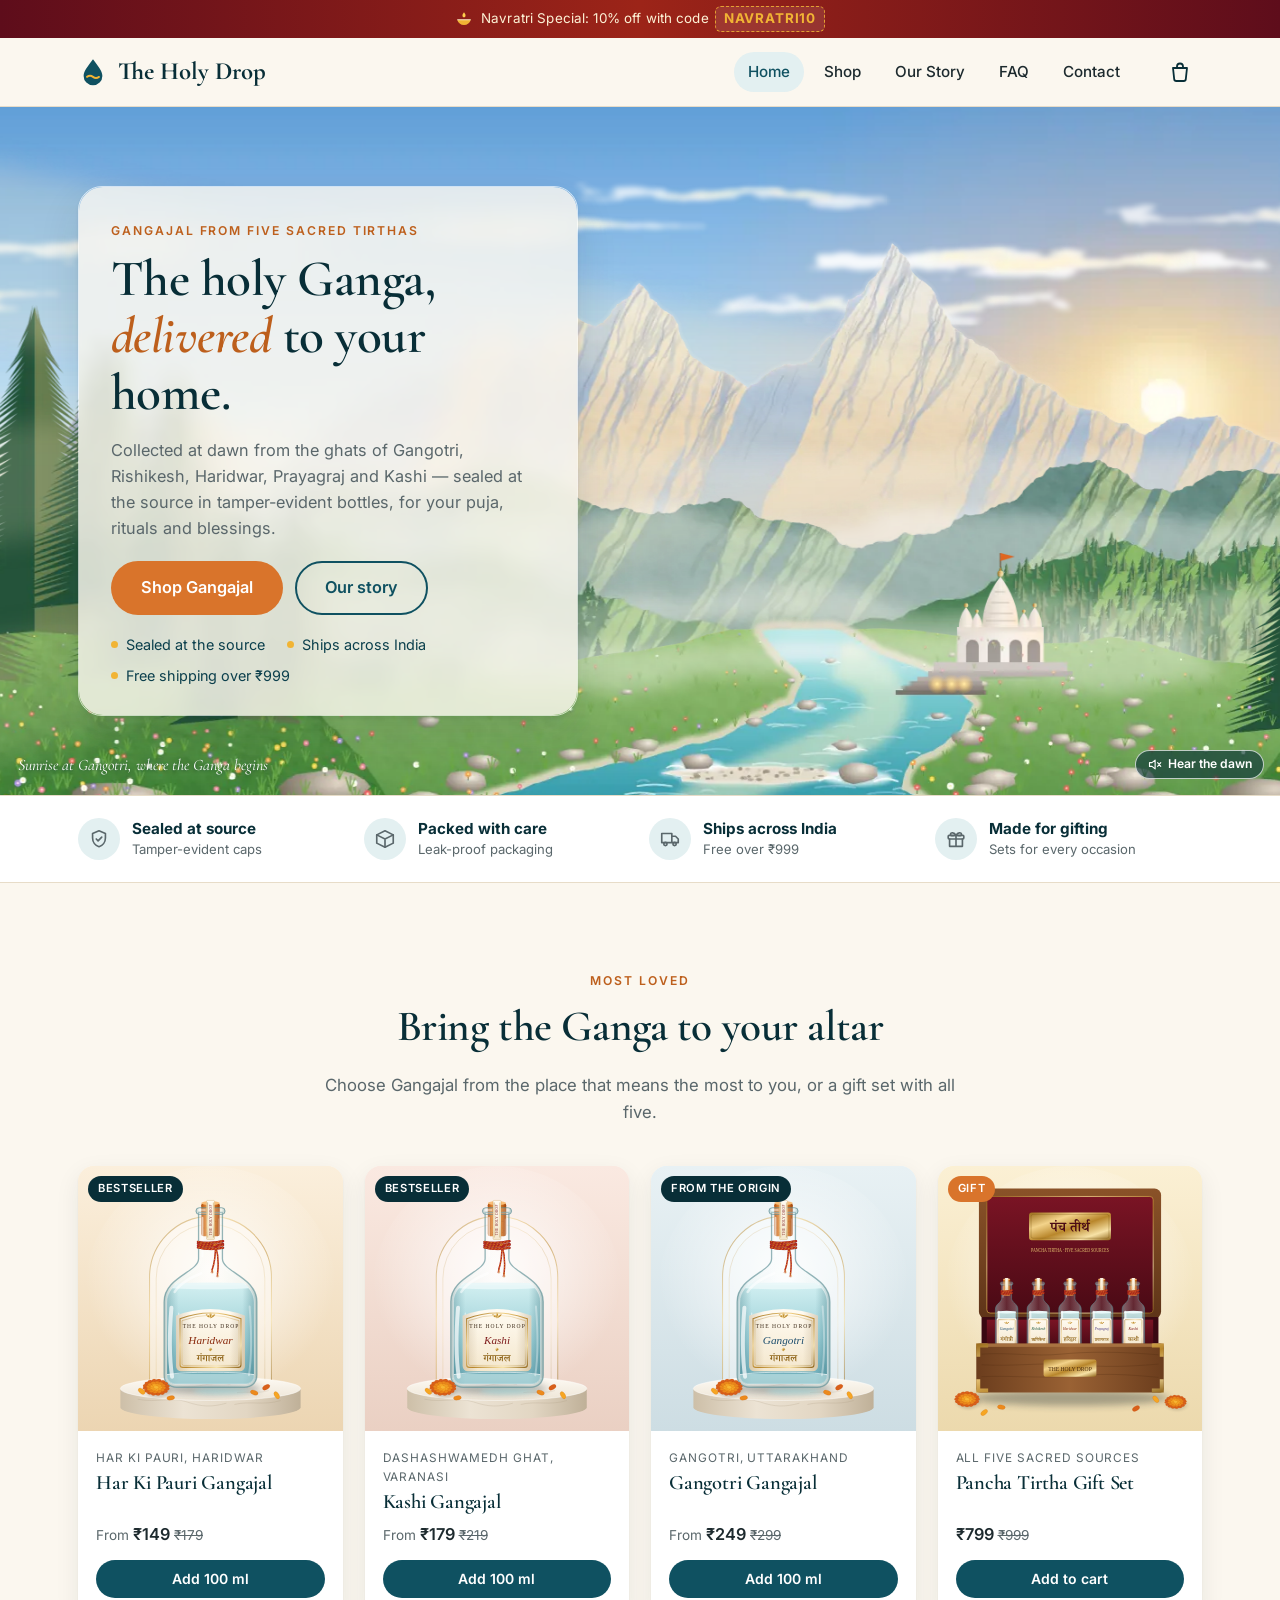
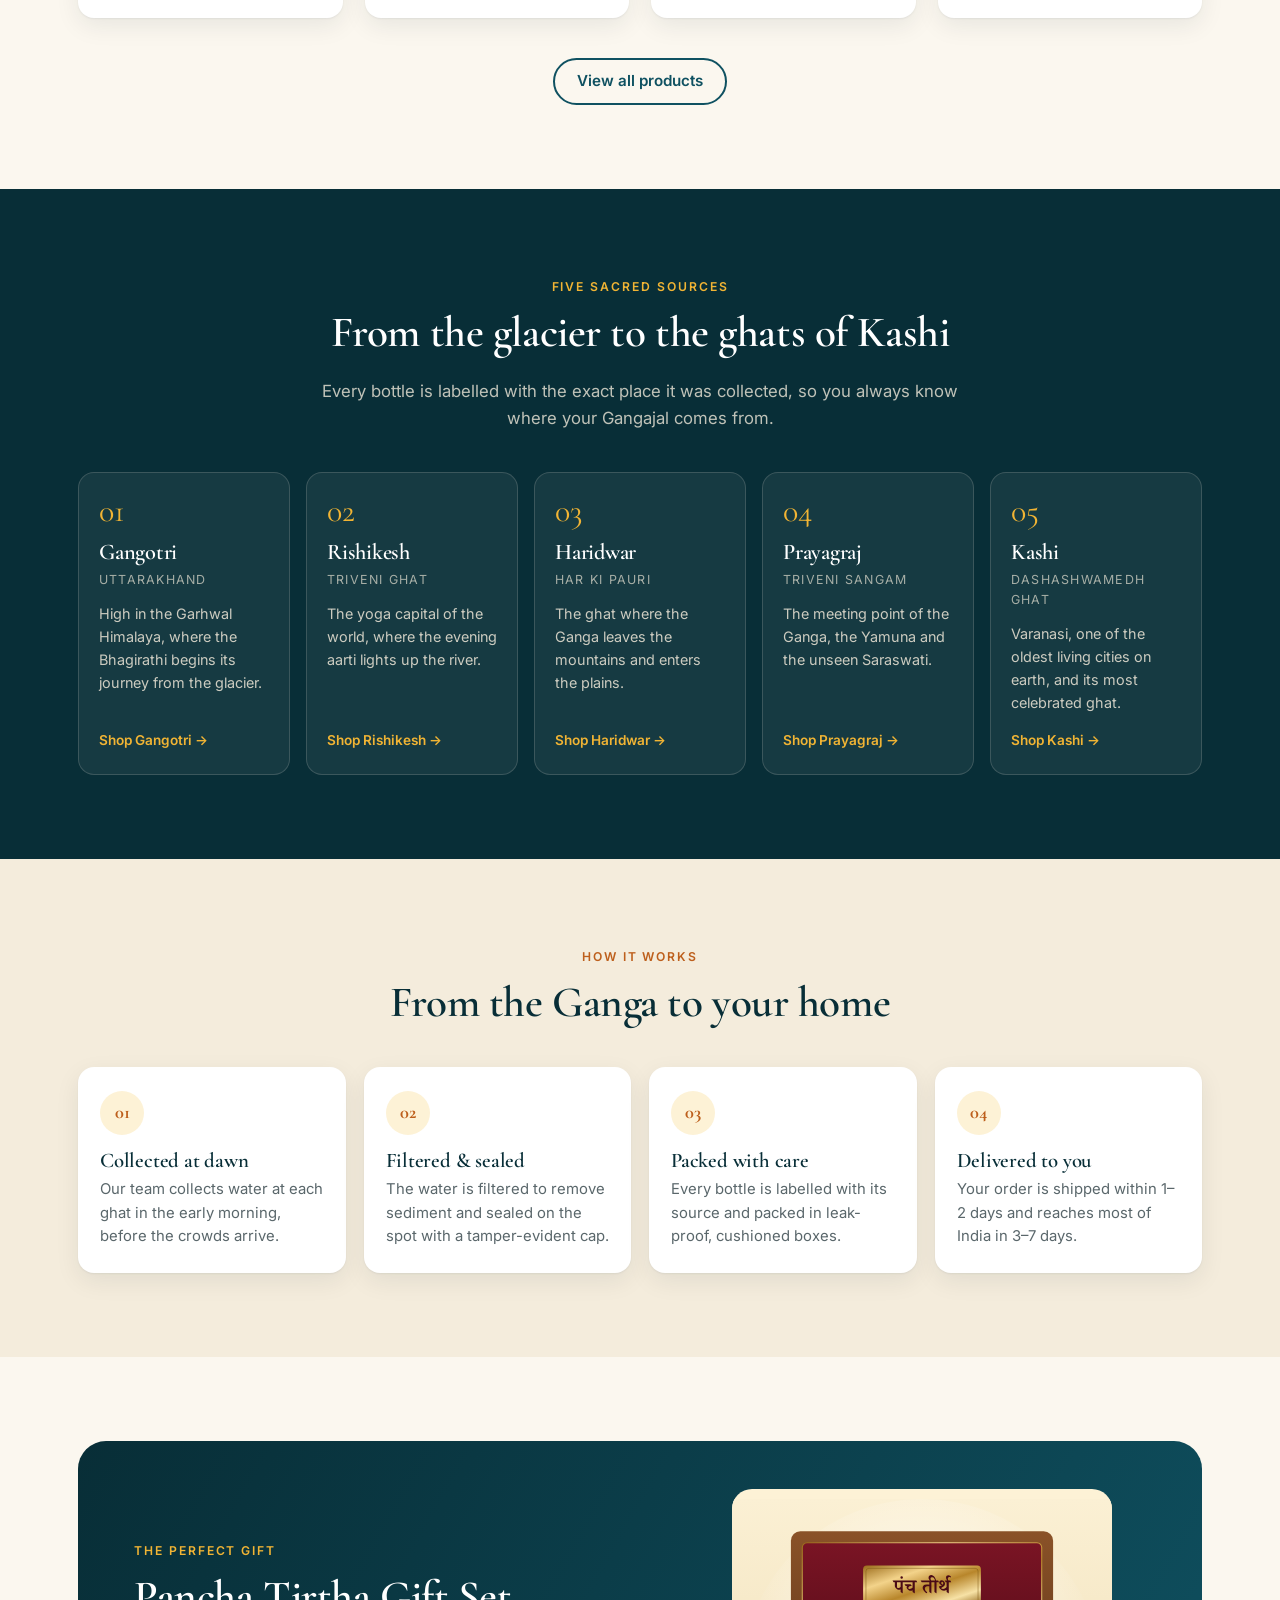
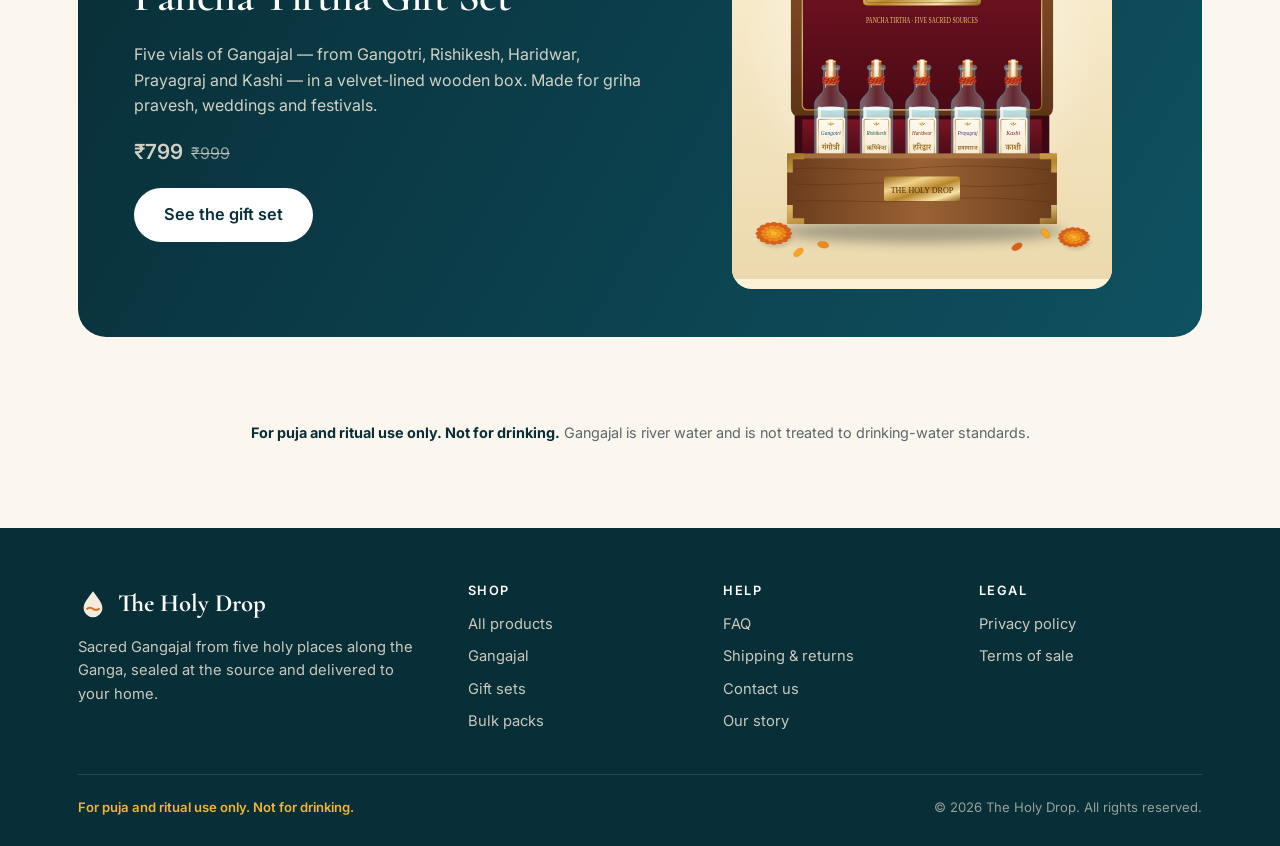
<file: index.html>
<!doctype html>
<html lang="en">
<head>
  <meta charset="utf-8">
  <meta name="viewport" content="width=device-width, initial-scale=1">
  <title>The Holy Drop — Sacred Gangajal, sealed at the source</title>
  <meta name="description" content="Gangajal from Gangotri, Rishikesh, Haridwar, Prayagraj and Kashi, sealed at the source and delivered across India. For puja and ritual use.">
  <meta name="theme-color" content="#0f5161">
  <meta property="og:type" content="website">
  <meta property="og:site_name" content="The Holy Drop">
  <meta property="og:title" content="The Holy Drop — Sacred Gangajal, sealed at the source">
  <meta property="og:description" content="Gangajal from five holy places along the Ganga, delivered to your home for puja and rituals.">
  <link rel="icon" href="img/favicon.svg" type="image/svg+xml">
  <link rel="preconnect" href="https://fonts.googleapis.com">
  <link rel="preconnect" href="https://fonts.gstatic.com" crossorigin>
  <link href="https://fonts.googleapis.com/css2?family=Cormorant+Garamond:ital,wght@0,500;0,600;0,700;1,600&family=Inter:wght@400;500;600;700&display=swap" rel="stylesheet">
  <link rel="stylesheet" href="css/style.css">
  <link rel="preload" as="image" href="img/scenes/gangotri/flat.webp" fetchpriority="high">
</head>
<body data-page="home">
  <div id="site-header"></div>

  <main id="main">
    <section class="hero">
      <div class="scene" data-focus="640" data-tuck="620" data-shift="0.2" data-scene="gangotri" data-sound="dawn" data-label="Sunrise at Gangotri: snow peaks glowing above deodar forests, wildflower meadows and the clear Bhagirathi flowing past the white Gangotri temple">
        <noscript><img src="img/scenes/gangotri/flat.webp" alt="Sunrise at Gangotri: snow peaks glowing above deodar forests, wildflower meadows and the clear Bhagirathi flowing past the white Gangotri temple" width="2560" height="800"></noscript>
        <p class="scene-caption">Sunrise at Gangotri, where the Ganga begins</p>
      </div>
      <div class="container">
        <div class="hero-panel">
          <span class="eyebrow">Gangajal from five sacred tirthas</span>
          <h1>The holy Ganga, <em>delivered</em> to your home.</h1>
          <p class="hero-lead">Collected at dawn from the ghats of Gangotri, Rishikesh, Haridwar, Prayagraj and Kashi — sealed at the source in tamper-evident bottles, for your puja, rituals and blessings.</p>
          <div class="hero-ctas">
            <a class="btn btn-primary btn-lg" href="shop.html">Shop Gangajal</a>
            <a class="btn btn-secondary btn-lg" href="about.html">Our story</a>
          </div>
          <ul class="hero-points">
            <li>Sealed at the source</li>
            <li>Ships across India</li>
            <li>Free shipping over ₹999</li>
          </ul>
        </div>
      </div>
    </section>

    <section class="trust" aria-label="Why shop with us">
      <div class="container">
        <ul class="trust-list">
          <li><span class="trust-icon"><svg viewBox="0 0 24 24" width="22" height="22" fill="none" stroke="currentColor" stroke-width="1.8" stroke-linecap="round" stroke-linejoin="round" aria-hidden="true"><path d="M12 3l7 3v5c0 4.5-3 8.3-7 9.5C8 19.3 5 15.5 5 11V6z"/><path d="M9 12l2 2 4-4"/></svg></span><div><strong>Sealed at source</strong><span>Tamper-evident caps</span></div></li>
          <li><span class="trust-icon"><svg viewBox="0 0 24 24" width="22" height="22" fill="none" stroke="currentColor" stroke-width="1.8" stroke-linecap="round" stroke-linejoin="round" aria-hidden="true"><path d="M3 7.5L12 3l9 4.5v9L12 21l-9-4.5z"/><path d="M3 7.5L12 12l9-4.5M12 12v9"/></svg></span><div><strong>Packed with care</strong><span>Leak-proof packaging</span></div></li>
          <li><span class="trust-icon"><svg viewBox="0 0 24 24" width="22" height="22" fill="none" stroke="currentColor" stroke-width="1.8" stroke-linecap="round" stroke-linejoin="round" aria-hidden="true"><path d="M3 6h11v10H3zM14 9h4l3 3v4h-7"/><circle cx="7" cy="17.5" r="1.8"/><circle cx="17" cy="17.5" r="1.8"/></svg></span><div><strong>Ships across India</strong><span>Free over ₹999</span></div></li>
          <li><span class="trust-icon"><svg viewBox="0 0 24 24" width="22" height="22" fill="none" stroke="currentColor" stroke-width="1.8" stroke-linecap="round" stroke-linejoin="round" aria-hidden="true"><rect x="3.5" y="8" width="17" height="4" rx="1"/><path d="M5 12v8h14v-8M12 8v12M12 8C10 4.5 6 4.5 6 7s4 1 6 1zm0 0c2-3.5 6-3.5 6-1s-4 1-6 1z"/></svg></span><div><strong>Made for gifting</strong><span>Sets for every occasion</span></div></li>
        </ul>
      </div>
    </section>

    <section class="section">
      <div class="container">
        <div class="section-head">
          <span class="eyebrow">Most loved</span>
          <h2>Bring the Ganga to your altar</h2>
          <p>Choose Gangajal from the place that means the most to you, or a gift set with all five.</p>
        </div>
        <div class="product-grid" id="featured-grid"></div>
        <div class="section-foot"><a class="btn btn-secondary" href="shop.html">View all products</a></div>
      </div>
    </section>

    <section class="section section-dark">
      <div class="container">
        <div class="section-head">
          <span class="eyebrow">Five sacred sources</span>
          <h2>From the glacier to the ghats of Kashi</h2>
          <p>Every bottle is labelled with the exact place it was collected, so you always know where your Gangajal comes from.</p>
        </div>
        <div class="sources-grid" id="sources-grid"></div>
      </div>
    </section>

    <section class="section section-alt">
      <div class="container">
        <div class="section-head">
          <span class="eyebrow">How it works</span>
          <h2>From the Ganga to your home</h2>
        </div>
        <ol class="steps">
          <li><h3>Collected at dawn</h3><p>Our team collects water at each ghat in the early morning, before the crowds arrive.</p></li>
          <li><h3>Filtered &amp; sealed</h3><p>The water is filtered to remove sediment and sealed on the spot with a tamper-evident cap.</p></li>
          <li><h3>Packed with care</h3><p>Every bottle is labelled with its source and packed in leak-proof, cushioned boxes.</p></li>
          <li><h3>Delivered to you</h3><p>Your order is shipped within 1–2 days and reaches most of India in 3–7 days.</p></li>
        </ol>
      </div>
    </section>

    <section class="section">
      <div class="container">
        <div class="promo">
          <div>
            <span class="eyebrow">The perfect gift</span>
            <h2>Pancha Tirtha Gift Set</h2>
            <p>Five vials of Gangajal — from Gangotri, Rishikesh, Haridwar, Prayagraj and Kashi — in a velvet-lined wooden box. Made for griha pravesh, weddings and festivals.</p>
            <p class="promo-price" id="promo-price"></p>
            <a class="btn btn-light btn-lg" href="product.html?id=pancha-tirtha-set">See the gift set</a>
          </div>
          <div class="promo-art">
            <img src="img/products/pancha-tirtha.svg" alt="Five vials of Gangajal in a velvet-lined wooden gift box" width="400" height="400" loading="lazy">
          </div>
        </div>
      </div>
    </section>

    <section class="section" style="padding-top:0">
      <div class="container">
        <p class="ritual-note"><strong>For puja and ritual use only. Not for drinking.</strong> Gangajal is river water and is not treated to drinking-water standards.</p>
      </div>
    </section>
  </main>

  <div id="site-footer"></div>

  <script src="js/products.js"></script>
  <script src="js/cart.js"></script>
  <script src="js/layout.js"></script>
  <script src="js/scene-data.js"></script>
  <script src="js/ambience.js"></script>
  <script src="js/scene.js"></script>
  <script src="js/home.js"></script>
</body>
</html>
</file>
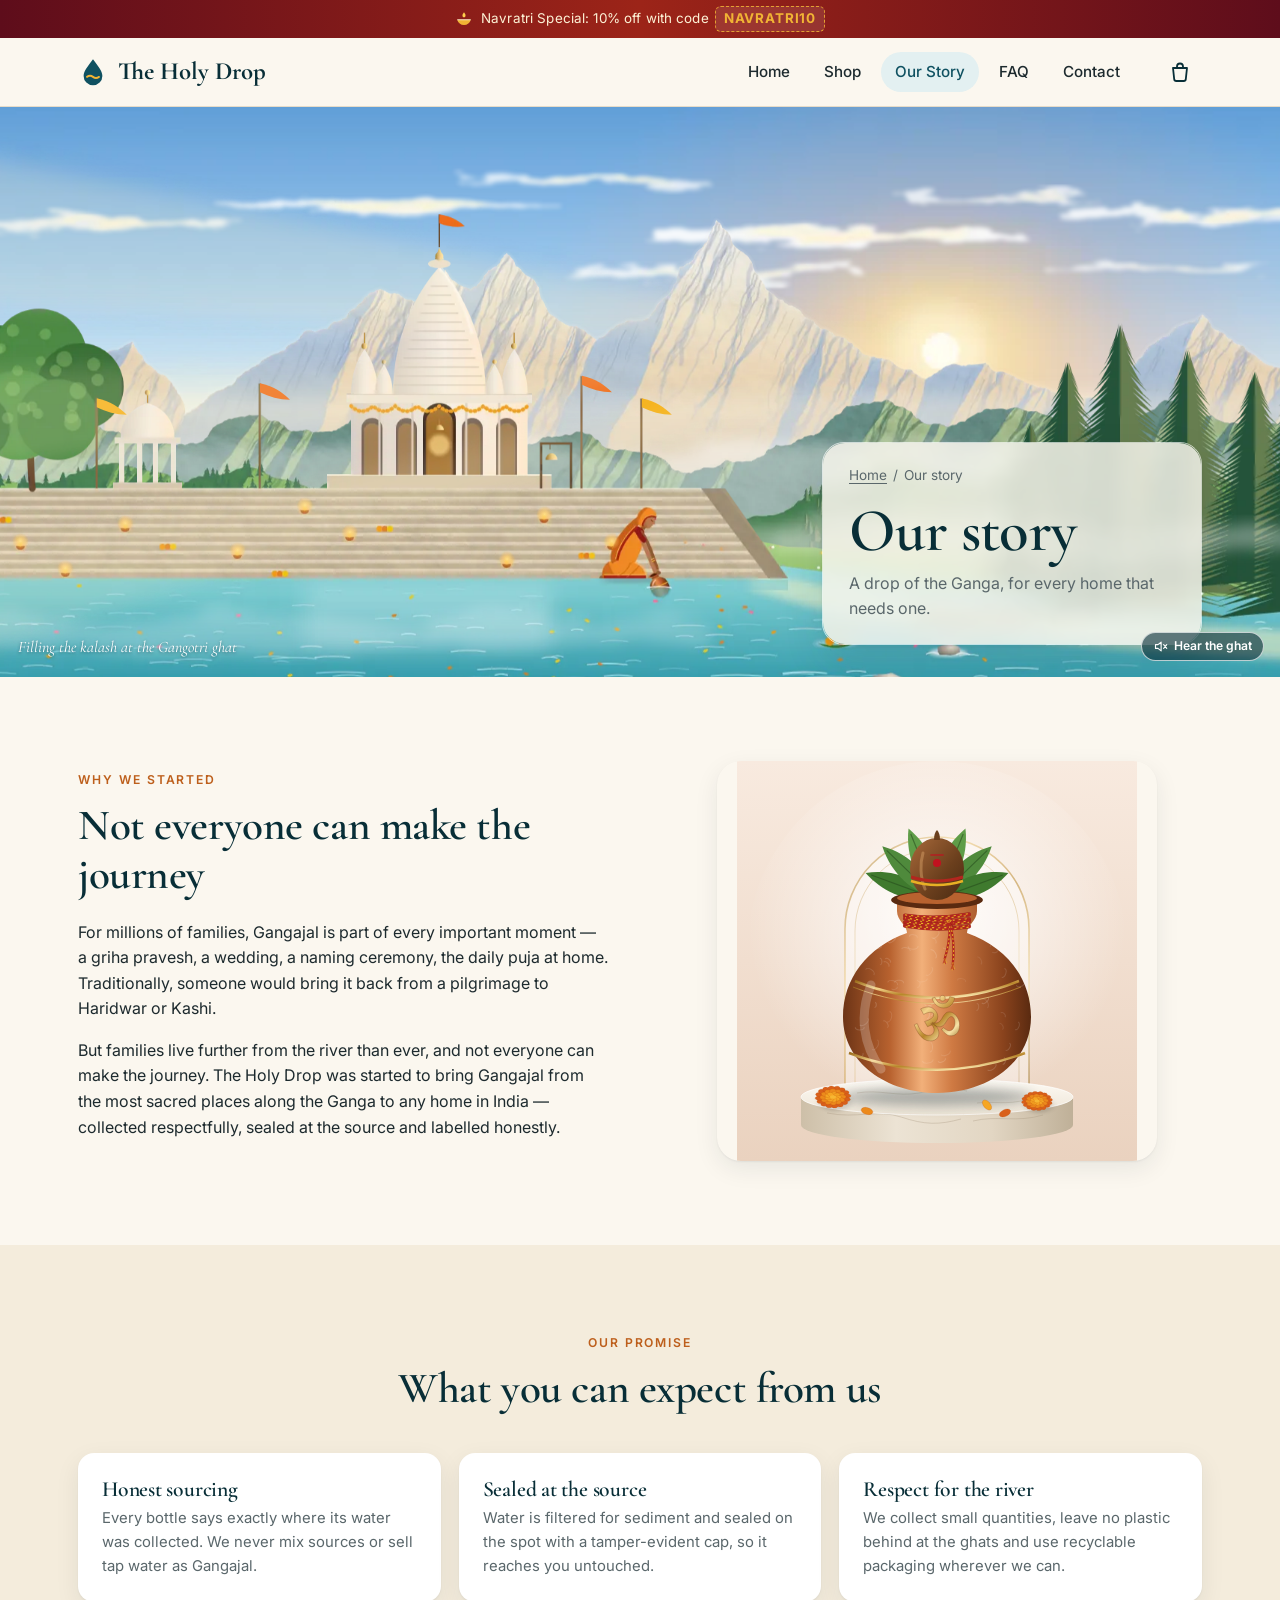
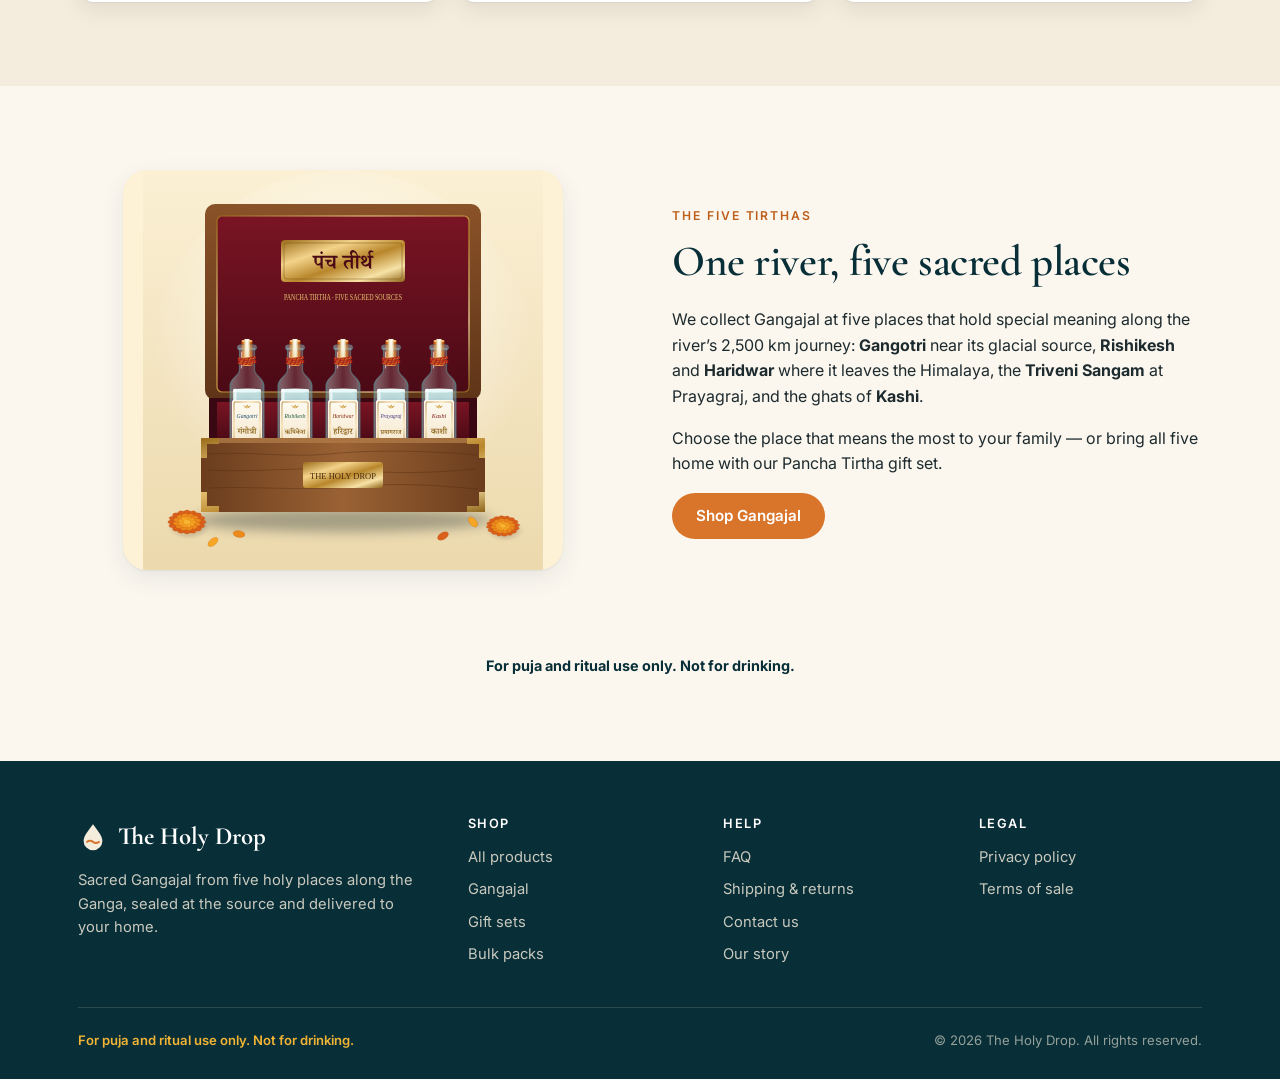
<file: about.html>
<!doctype html>
<html lang="en">
<head>
  <meta charset="utf-8">
  <meta name="viewport" content="width=device-width, initial-scale=1">
  <title>Our story — The Holy Drop</title>
  <meta name="description" content="Why we started The Holy Drop, and how we collect, seal and deliver Gangajal from five sacred places along the Ganga.">
  <meta name="theme-color" content="#0f5161">
  <meta property="og:title" content="Our story — The Holy Drop">
  <meta property="og:description" content="How we collect, seal and deliver Gangajal from five sacred places along the Ganga.">
  <link rel="icon" href="img/favicon.svg" type="image/svg+xml">
  <link rel="preconnect" href="https://fonts.googleapis.com">
  <link rel="preconnect" href="https://fonts.gstatic.com" crossorigin>
  <link href="https://fonts.googleapis.com/css2?family=Cormorant+Garamond:ital,wght@0,500;0,600;0,700;1,600&family=Inter:wght@400;500;600;700&display=swap" rel="stylesheet">
  <link rel="stylesheet" href="css/style.css">
  <link rel="preload" as="image" href="img/scenes/ghat/flat.webp" fetchpriority="high">
</head>
<body data-page="about">
  <div id="site-header"></div>

  <main id="main">
    <section class="story-hero">
      <div class="scene" data-focus="470" data-align="bottom" data-scene="ghat" data-sound="ghat" data-label="At sunrise, a pilgrim kneels on the stone ghat below the Gangotri temple and fills a copper kalash from the Ganga, with snow peaks behind">
        <noscript><img src="img/scenes/ghat/flat.webp" alt="At sunrise, a pilgrim kneels on the stone ghat below the Gangotri temple and fills a copper kalash from the Ganga, with snow peaks behind" width="2100" height="800"></noscript>
        <p class="scene-caption">Filling the kalash at the Gangotri ghat</p>
      </div>
      <div class="container">
        <header class="story-panel">
          <nav class="breadcrumb" aria-label="Breadcrumb"><a href="index.html">Home</a><span aria-hidden="true">/</span>Our story</nav>
          <h1>Our story</h1>
          <p>A drop of the Ganga, for every home that needs one.</p>
        </header>
      </div>
    </section>

    <section class="section">
      <div class="container split">
        <div>
          <span class="eyebrow">Why we started</span>
          <h2>Not everyone can make the journey</h2>
          <p>For millions of families, Gangajal is part of every important moment — a griha pravesh, a wedding, a naming ceremony, the daily puja at home. Traditionally, someone would bring it back from a pilgrimage to Haridwar or Kashi.</p>
          <p>But families live further from the river than ever, and not everyone can make the journey. The Holy Drop was started to bring Gangajal from the most sacred places along the Ganga to any home in India — collected respectfully, sealed at the source and labelled honestly.</p>
        </div>
        <img src="img/products/copper-kalash.svg" alt="A copper kalash of Gangajal dressed for puja" width="400" height="400" loading="lazy" style="max-width:440px;justify-self:center;border-radius:24px">
      </div>
    </section>

    <section class="section section-alt">
      <div class="container">
        <div class="section-head">
          <span class="eyebrow">Our promise</span>
          <h2>What you can expect from us</h2>
        </div>
        <div class="values">
          <div class="value"><h3>Honest sourcing</h3><p>Every bottle says exactly where its water was collected. We never mix sources or sell tap water as Gangajal.</p></div>
          <div class="value"><h3>Sealed at the source</h3><p>Water is filtered for sediment and sealed on the spot with a tamper-evident cap, so it reaches you untouched.</p></div>
          <div class="value"><h3>Respect for the river</h3><p>We collect small quantities, leave no plastic behind at the ghats and use recyclable packaging wherever we can.</p></div>
        </div>
      </div>
    </section>

    <section class="section">
      <div class="container split reverse">
        <div>
          <span class="eyebrow">The five tirthas</span>
          <h2>One river, five sacred places</h2>
          <p>We collect Gangajal at five places that hold special meaning along the river’s 2,500 km journey: <strong>Gangotri</strong> near its glacial source, <strong>Rishikesh</strong> and <strong>Haridwar</strong> where it leaves the Himalaya, the <strong>Triveni Sangam</strong> at Prayagraj, and the ghats of <strong>Kashi</strong>.</p>
          <p>Choose the place that means the most to your family — or bring all five home with our Pancha Tirtha gift set.</p>
          <a class="btn btn-primary" href="shop.html">Shop Gangajal</a>
        </div>
        <img src="img/products/pancha-tirtha.svg" alt="Five vials of Gangajal in a velvet-lined wooden gift box" width="400" height="400" loading="lazy" style="background:#fdf2d6;max-width:440px;justify-self:center">
      </div>
    </section>

    <section class="section" style="padding-top:0">
      <div class="container">
        <p class="ritual-note"><strong>For puja and ritual use only. Not for drinking.</strong></p>
      </div>
    </section>
  </main>

  <div id="site-footer"></div>

  <script src="js/products.js"></script>
  <script src="js/cart.js"></script>
  <script src="js/layout.js"></script>
  <script src="js/scene-data.js"></script>
  <script src="js/ambience.js"></script>
  <script src="js/scene.js"></script>
</body>
</html>
</file>
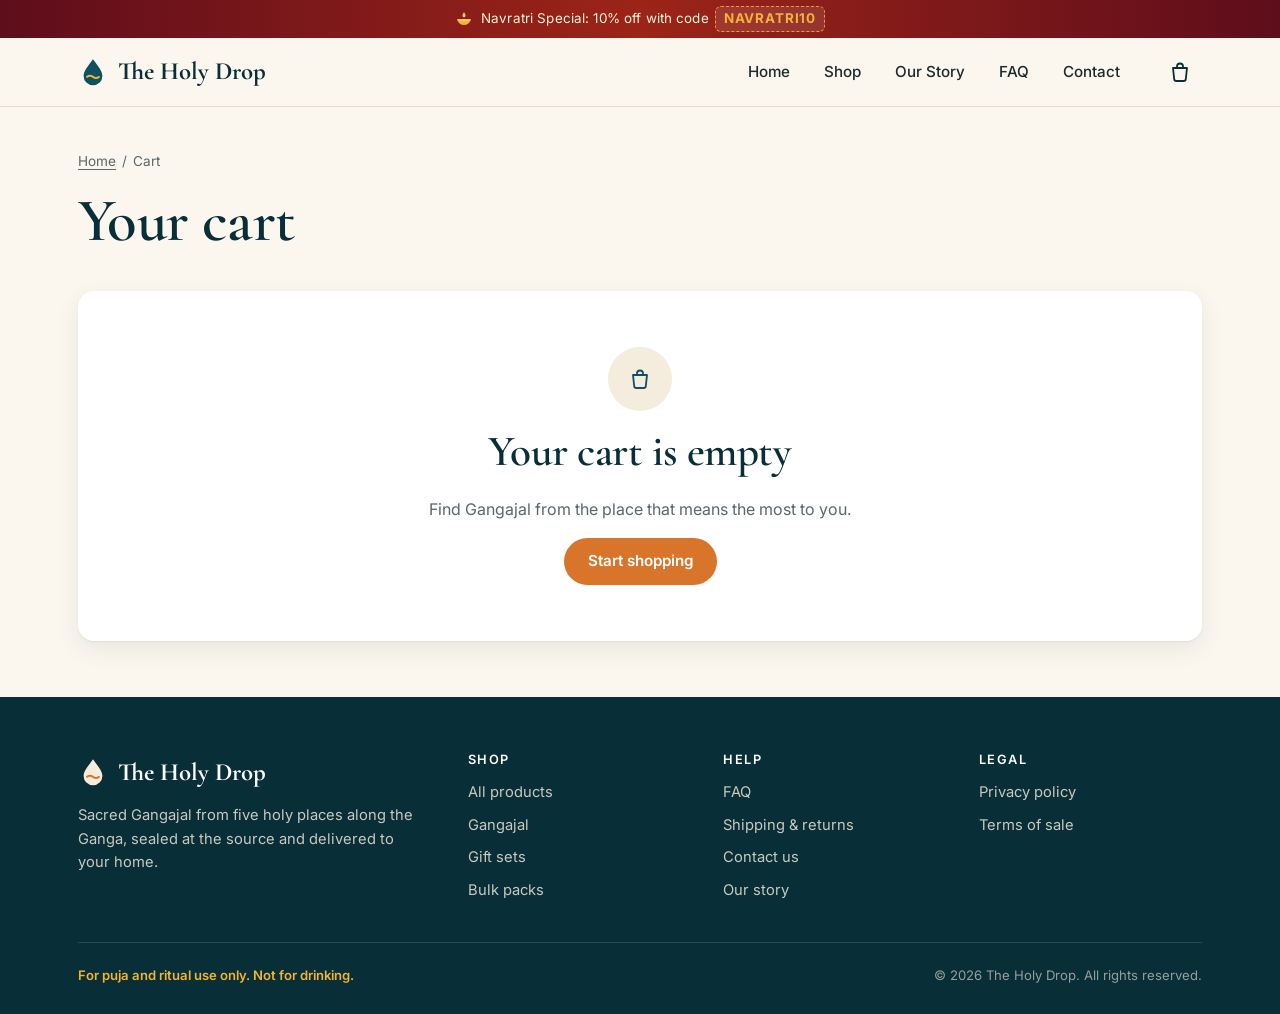
<file: cart.html>
<!doctype html>
<html lang="en">
<head>
  <meta charset="utf-8">
  <meta name="viewport" content="width=device-width, initial-scale=1">
  <title>Your cart — The Holy Drop</title>
  <meta name="description" content="Review the items in your cart.">
  <meta name="robots" content="noindex">
  <meta name="theme-color" content="#0f5161">
  <link rel="icon" href="img/favicon.svg" type="image/svg+xml">
  <link rel="preconnect" href="https://fonts.googleapis.com">
  <link rel="preconnect" href="https://fonts.gstatic.com" crossorigin>
  <link href="https://fonts.googleapis.com/css2?family=Cormorant+Garamond:ital,wght@0,500;0,600;0,700;1,600&family=Inter:wght@400;500;600;700&display=swap" rel="stylesheet">
  <link rel="stylesheet" href="css/style.css">
</head>
<body data-page="cart">
  <div id="site-header"></div>

  <main id="main">
    <div class="container">
      <header class="page-head">
        <nav class="breadcrumb" aria-label="Breadcrumb"><a href="index.html">Home</a><span aria-hidden="true">/</span>Cart</nav>
        <h1>Your cart</h1>
      </header>
      <div id="cart-root"></div>
    </div>
  </main>

  <div id="site-footer"></div>

  <script src="js/products.js"></script>
  <script src="js/cart.js"></script>
  <script src="js/layout.js"></script>
  <script src="js/summary.js"></script>
  <script src="js/cart-page.js"></script>
</body>
</html>
</file>
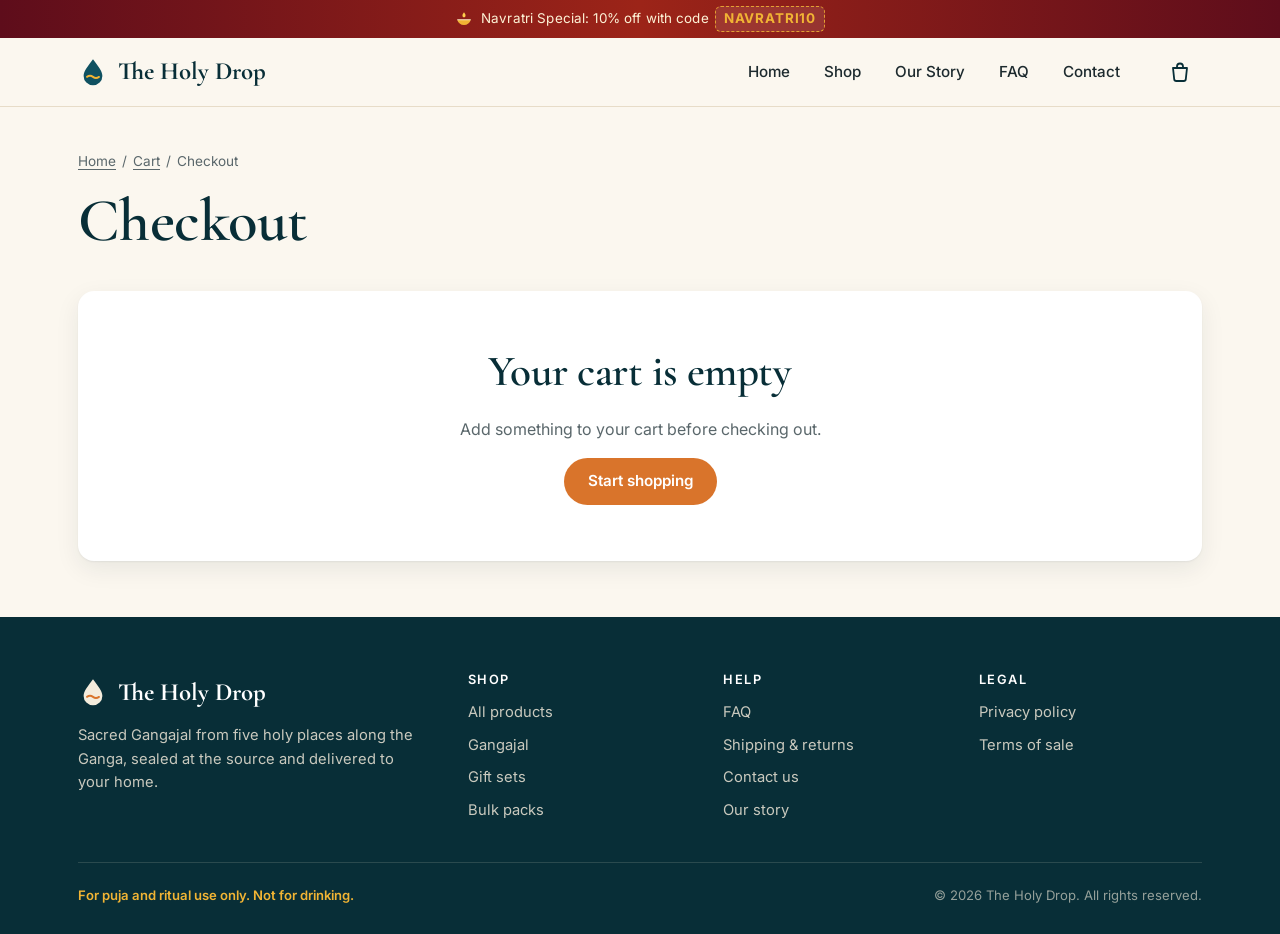
<file: checkout.html>
<!doctype html>
<html lang="en">
<head>
  <meta charset="utf-8">
  <meta name="viewport" content="width=device-width, initial-scale=1">
  <title>Checkout — The Holy Drop</title>
  <meta name="description" content="Complete your order.">
  <meta name="robots" content="noindex">
  <meta name="theme-color" content="#0f5161">
  <link rel="icon" href="img/favicon.svg" type="image/svg+xml">
  <link rel="preconnect" href="https://fonts.googleapis.com">
  <link rel="preconnect" href="https://fonts.gstatic.com" crossorigin>
  <link href="https://fonts.googleapis.com/css2?family=Cormorant+Garamond:ital,wght@0,500;0,600;0,700;1,600&family=Inter:wght@400;500;600;700&display=swap" rel="stylesheet">
  <link rel="stylesheet" href="css/style.css">
</head>
<body data-page="checkout">
  <div id="site-header"></div>

  <main id="main">
    <div class="container">
      <header class="page-head">
        <nav class="breadcrumb" aria-label="Breadcrumb"><a href="index.html">Home</a><span aria-hidden="true">/</span><a href="cart.html">Cart</a><span aria-hidden="true">/</span>Checkout</nav>
        <h1>Checkout</h1>
      </header>

      <div id="checkout-empty" hidden>
        <div class="empty-state" style="margin-bottom:56px">
          <h2>Your cart is empty</h2>
          <p>Add something to your cart before checking out.</p>
          <a class="btn btn-primary" href="shop.html">Start shopping</a>
        </div>
      </div>

      <form class="checkout-layout" id="checkout-form" novalidate hidden>
        <div>
          <fieldset class="form-section">
            <legend><h2>Contact</h2></legend>
            <div class="form-grid">
              <div class="field span-2">
                <label for="name">Full name</label>
                <input class="input" id="name" name="name" autocomplete="name" required>
              </div>
              <div class="field">
                <label for="email">Email</label>
                <input class="input" id="email" name="email" type="email" autocomplete="email" required>
              </div>
              <div class="field">
                <label for="phone">Mobile number</label>
                <input class="input" id="phone" name="phone" type="tel" inputmode="tel" autocomplete="tel" placeholder="10-digit mobile" required>
              </div>
            </div>
          </fieldset>

          <fieldset class="form-section">
            <legend><h2>Delivery address</h2></legend>
            <div class="form-grid">
              <div class="field span-2">
                <label for="address1">House / flat, street</label>
                <input class="input" id="address1" name="address1" autocomplete="address-line1" required>
              </div>
              <div class="field span-2">
                <label for="address2">Area, landmark <span class="optional">(optional)</span></label>
                <input class="input" id="address2" name="address2" autocomplete="address-line2">
              </div>
              <div class="field">
                <label for="city">City</label>
                <input class="input" id="city" name="city" autocomplete="address-level2" required>
              </div>
              <div class="field">
                <label for="pin">PIN code</label>
                <input class="input" id="pin" name="pin" inputmode="numeric" autocomplete="postal-code" maxlength="6" required>
              </div>
              <div class="field span-2">
                <label for="state">State / union territory</label>
                <select class="select" id="state" name="state" autocomplete="address-level1" required>
                  <option value="">Select…</option>
                </select>
              </div>
            </div>
          </fieldset>

          <fieldset class="form-section">
            <legend><h2>Payment</h2></legend>
            <div class="pay-options">
              <label class="pay-option"><input type="radio" name="payment" value="UPI" checked><div><strong>UPI</strong><span>Google Pay, PhonePe, Paytm, BHIM</span></div></label>
              <label class="pay-option"><input type="radio" name="payment" value="Card"><div><strong>Debit / credit card</strong><span>Visa, Mastercard, RuPay</span></div></label>
              <label class="pay-option"><input type="radio" name="payment" value="Cash on delivery"><div><strong>Cash on delivery</strong><span>Pay when your order arrives</span></div></label>
            </div>
          </fieldset>
        </div>

        <aside class="summary" aria-label="Order summary">
          <h2>Your order</h2>
          <div id="checkout-summary"></div>
          <div class="notice notice-info" id="demo-notice" style="margin:16px 0 4px" hidden>
            <svg viewBox="0 0 24 24" width="20" height="20" fill="none" stroke="currentColor" stroke-width="1.9" stroke-linecap="round" aria-hidden="true"><circle cx="12" cy="12" r="9"/><path d="M12 11v5.5M12 7.5v.01"/></svg>
            <p><strong>Demo checkout.</strong> No payment will be taken and no order will be shipped.</p>
          </div>
          <button type="submit" class="btn btn-primary btn-lg btn-block" id="place-order">Place order</button>
          <p class="note" style="text-align:center;margin-top:12px">By placing your order you agree to our <a href="terms.html">terms of sale</a>.</p>
        </aside>
      </form>
    </div>
  </main>

  <div id="site-footer"></div>

  <script src="js/products.js"></script>
  <script src="js/cart.js"></script>
  <script src="js/layout.js"></script>
  <script src="js/summary.js"></script>
  <script src="js/checkout.js"></script>
</body>
</html>
</file>
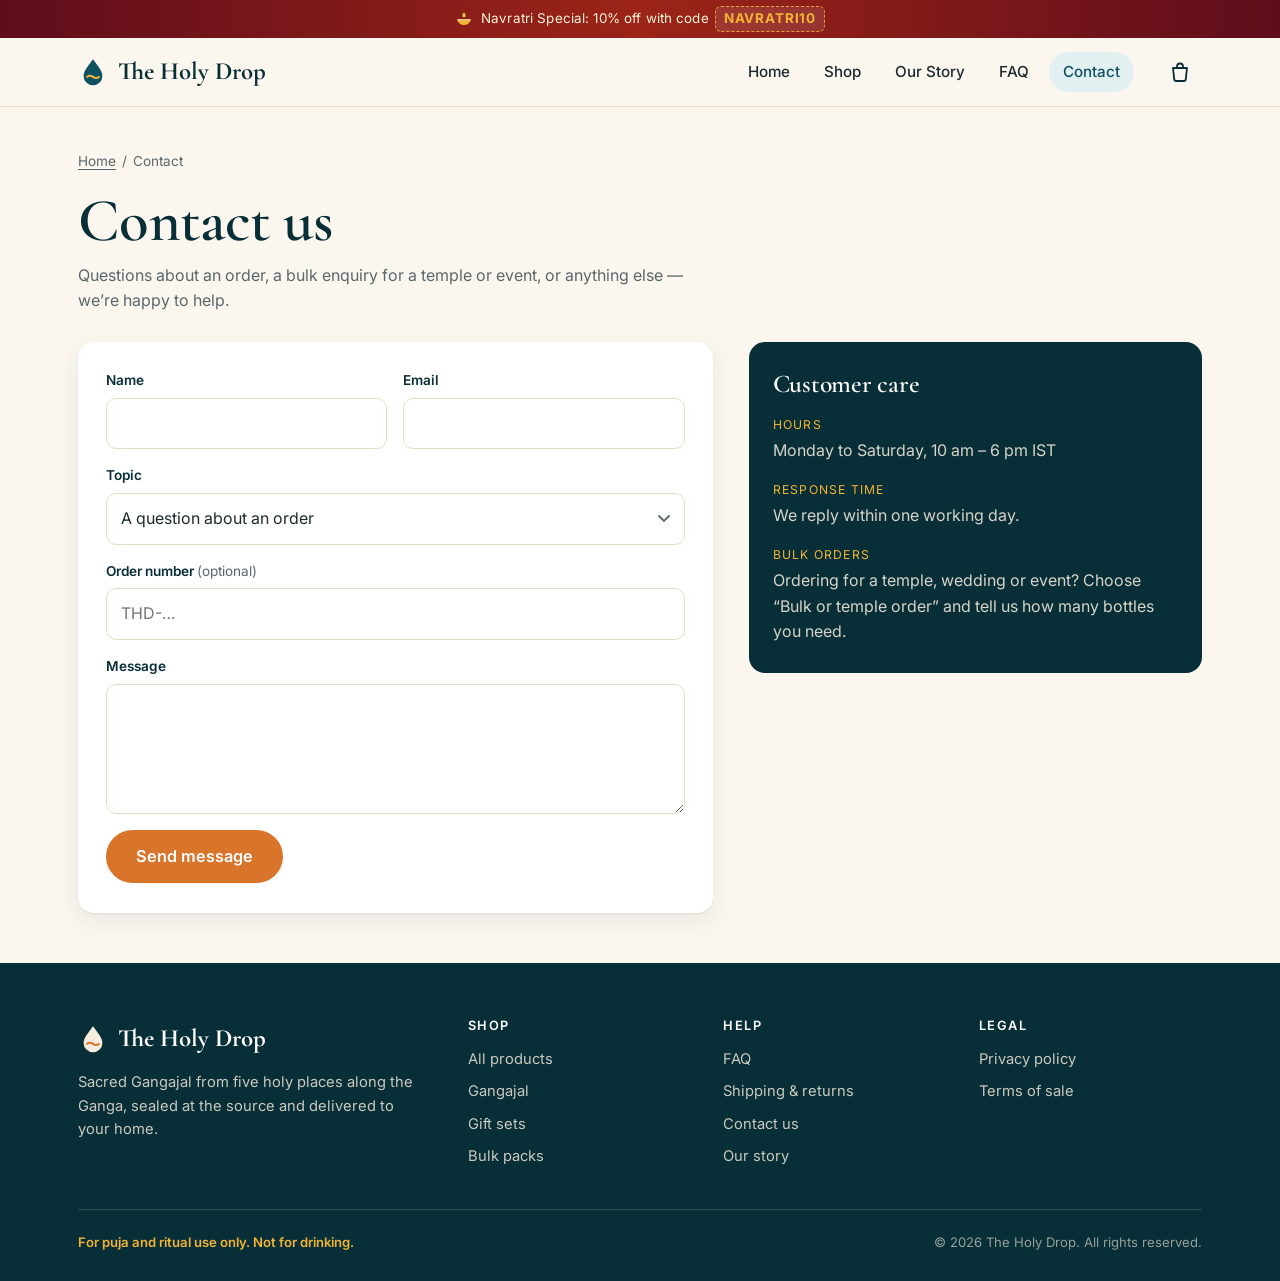
<file: contact.html>
<!doctype html>
<html lang="en">
<head>
  <meta charset="utf-8">
  <meta name="viewport" content="width=device-width, initial-scale=1">
  <title>Contact us — The Holy Drop</title>
  <meta name="description" content="Questions about an order, bulk orders or our Gangajal? Get in touch.">
  <meta name="theme-color" content="#0f5161">
  <link rel="icon" href="img/favicon.svg" type="image/svg+xml">
  <link rel="preconnect" href="https://fonts.googleapis.com">
  <link rel="preconnect" href="https://fonts.gstatic.com" crossorigin>
  <link href="https://fonts.googleapis.com/css2?family=Cormorant+Garamond:ital,wght@0,500;0,600;0,700;1,600&family=Inter:wght@400;500;600;700&display=swap" rel="stylesheet">
  <link rel="stylesheet" href="css/style.css">
</head>
<body data-page="contact">
  <div id="site-header"></div>

  <main id="main">
    <div class="container">
      <header class="page-head">
        <nav class="breadcrumb" aria-label="Breadcrumb"><a href="index.html">Home</a><span aria-hidden="true">/</span>Contact</nav>
        <h1>Contact us</h1>
        <p>Questions about an order, a bulk enquiry for a temple or event, or anything else — we’re happy to help.</p>
      </header>

      <div class="contact-grid">
        <div class="form-section" id="contact-card">
          <form id="contact-form" novalidate>
            <div class="form-grid">
              <div class="field">
                <label for="c-name">Name</label>
                <input class="input" id="c-name" name="name" autocomplete="name" required>
              </div>
              <div class="field">
                <label for="c-email">Email</label>
                <input class="input" id="c-email" name="email" type="email" autocomplete="email" required>
              </div>
              <div class="field span-2">
                <label for="c-topic">Topic</label>
                <select class="select" id="c-topic" name="topic">
                  <option>A question about an order</option>
                  <option>Bulk or temple order</option>
                  <option>Gifting</option>
                  <option>Something else</option>
                </select>
              </div>
              <div class="field span-2">
                <label for="c-order">Order number <span class="optional">(optional)</span></label>
                <input class="input" id="c-order" name="order" placeholder="THD-…">
              </div>
              <div class="field span-2">
                <label for="c-message">Message</label>
                <textarea class="textarea" id="c-message" name="message" required></textarea>
              </div>
            </div>
            <button type="submit" class="btn btn-primary btn-lg" style="margin-bottom:18px">Send message</button>
          </form>
        </div>

        <aside class="contact-aside">
          <h2>Customer care</h2>
          <dl id="contact-details">
            <dt>Hours</dt>
            <dd>Monday to Saturday, 10 am – 6 pm IST</dd>
            <dt>Response time</dt>
            <dd>We reply within one working day.</dd>
            <dt>Bulk orders</dt>
            <dd>Ordering for a temple, wedding or event? Choose “Bulk or temple order” and tell us how many bottles you need.</dd>
          </dl>
        </aside>
      </div>
    </div>
  </main>

  <div id="site-footer"></div>

  <script src="js/products.js"></script>
  <script src="js/cart.js"></script>
  <script src="js/layout.js"></script>
  <script src="js/contact.js"></script>
</body>
</html>
</file>
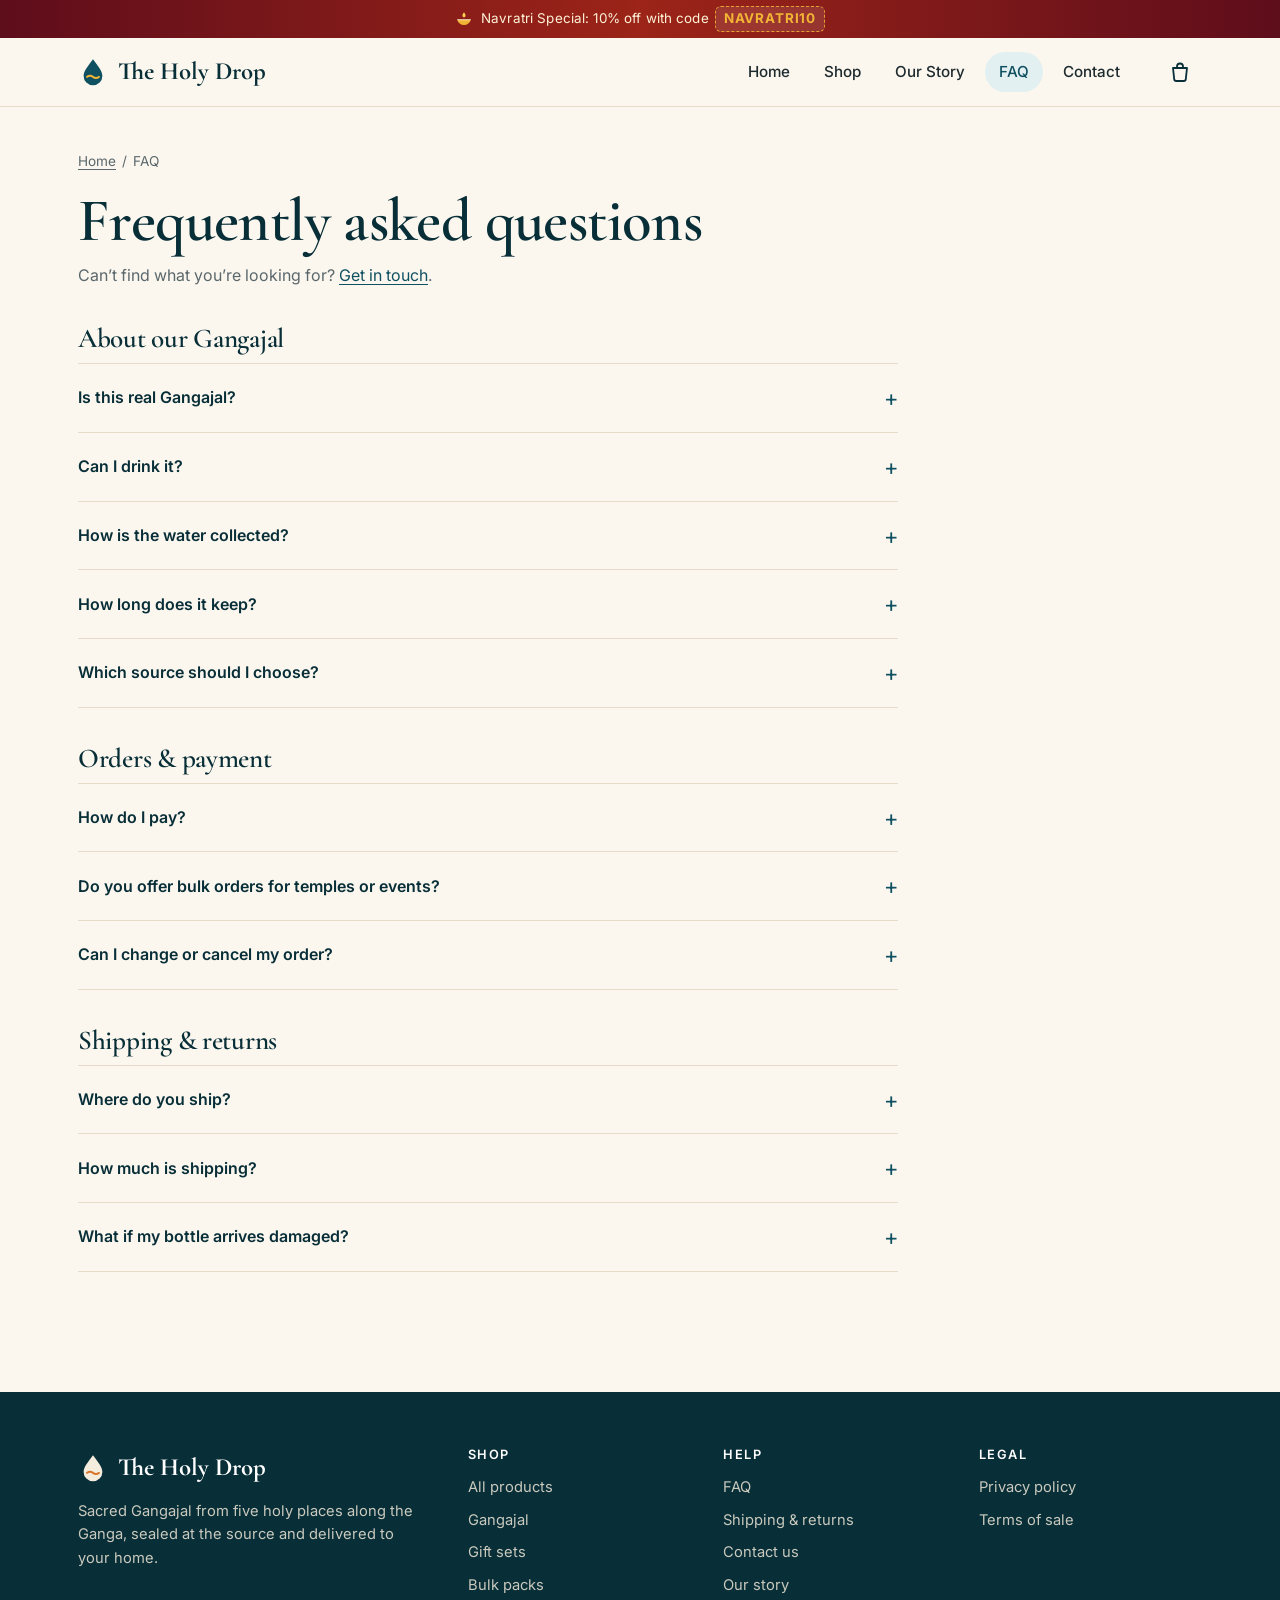
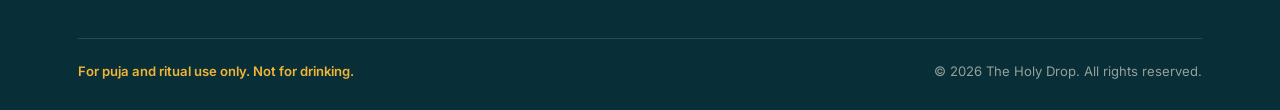
<file: faq.html>
<!doctype html>
<html lang="en">
<head>
  <meta charset="utf-8">
  <meta name="viewport" content="width=device-width, initial-scale=1">
  <title>FAQ — The Holy Drop</title>
  <meta name="description" content="Answers to common questions about our Gangajal, orders, shipping and returns.">
  <meta name="theme-color" content="#0f5161">
  <link rel="icon" href="img/favicon.svg" type="image/svg+xml">
  <link rel="preconnect" href="https://fonts.googleapis.com">
  <link rel="preconnect" href="https://fonts.gstatic.com" crossorigin>
  <link href="https://fonts.googleapis.com/css2?family=Cormorant+Garamond:ital,wght@0,500;0,600;0,700;1,600&family=Inter:wght@400;500;600;700&display=swap" rel="stylesheet">
  <link rel="stylesheet" href="css/style.css">
</head>
<body data-page="faq">
  <div id="site-header"></div>

  <main id="main">
    <div class="container">
      <header class="page-head">
        <nav class="breadcrumb" aria-label="Breadcrumb"><a href="index.html">Home</a><span aria-hidden="true">/</span>FAQ</nav>
        <h1>Frequently asked questions</h1>
        <p>Can’t find what you’re looking for? <a href="contact.html">Get in touch</a>.</p>
      </header>

      <div class="faq-wrap section" style="padding-top:8px">
        <div class="faq-group">
          <h2>About our Gangajal</h2>
          <div class="accordion">
            <details><summary>Is this real Gangajal?</summary><div class="acc-body"><p>Yes. Every bottle is collected directly from the Ganga at the place printed on its label, and sealed there with a tamper-evident cap.</p></div></details>
            <details><summary>Can I drink it?</summary><div class="acc-body"><p>No. Our Gangajal is meant for puja and ritual use only. It is river water that has been filtered for sediment but is not treated to drinking-water standards, so please do not drink it or use it for cooking.</p></div></details>
            <details><summary>How is the water collected?</summary><div class="acc-body"><p>Our team collects water at each ghat early in the morning, filters it to remove sediment and seals it on the spot. Each batch is labelled with its source.</p></div></details>
            <details><summary>How long does it keep?</summary><div class="acc-body"><p>Kept sealed and away from direct sunlight, Gangajal keeps for a long time — many families keep it for years. Once opened, store it in a clean, closed container.</p></div></details>
            <details><summary>Which source should I choose?</summary><div class="acc-body"><p>Many families choose the place connected to their own traditions — Haridwar and Kashi are the most popular. If you’re unsure, or buying a gift, our Pancha Tirtha set includes all five.</p></div></details>
          </div>
        </div>

        <div class="faq-group">
          <h2>Orders &amp; payment</h2>
          <div class="accordion">
            <details><summary>How do I pay?</summary><div class="acc-body"><p>We accept UPI, debit and credit cards, and cash on delivery.</p></div></details>
            <details><summary>Do you offer bulk orders for temples or events?</summary><div class="acc-body"><p>Yes. Our Temple Pack comes in 12 and 24 bottle sizes. For larger orders, <a href="contact.html">contact us</a> for a quote.</p></div></details>
            <details><summary>Can I change or cancel my order?</summary><div class="acc-body"><p>You can cancel any time before your order ships. Contact us with your order number as soon as possible.</p></div></details>
          </div>
        </div>

        <div class="faq-group">
          <h2>Shipping &amp; returns</h2>
          <div class="accordion">
            <details><summary>Where do you ship?</summary><div class="acc-body"><p>We currently ship to all serviceable PIN codes in India. We don’t ship internationally yet.</p></div></details>
            <details><summary>How much is shipping?</summary><div class="acc-body"><p>Shipping is free on orders over ₹999. Below that, a flat ₹79 shipping fee applies.</p></div></details>
            <details><summary>What if my bottle arrives damaged?</summary><div class="acc-body"><p>Send us a photo within 48 hours of delivery and we’ll send a free replacement. See our <a href="shipping.html">shipping &amp; returns policy</a>.</p></div></details>
          </div>
        </div>
      </div>
    </div>
  </main>

  <div id="site-footer"></div>

  <script src="js/products.js"></script>
  <script src="js/cart.js"></script>
  <script src="js/layout.js"></script>
</body>
</html>
</file>
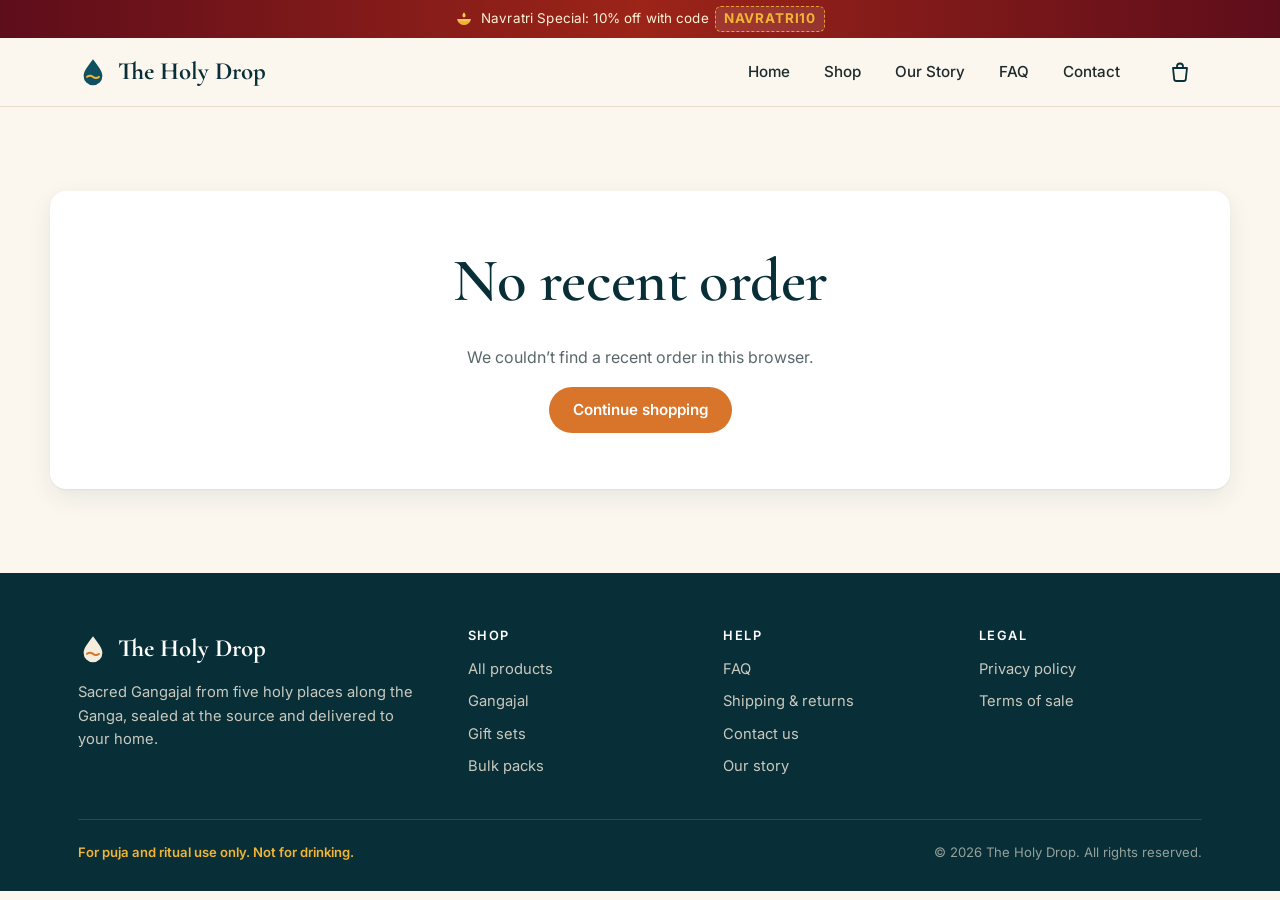
<file: order.html>
<!doctype html>
<html lang="en">
<head>
  <meta charset="utf-8">
  <meta name="viewport" content="width=device-width, initial-scale=1">
  <title>Order confirmed — The Holy Drop</title>
  <meta name="description" content="Your order confirmation.">
  <meta name="robots" content="noindex">
  <meta name="theme-color" content="#0f5161">
  <link rel="icon" href="img/favicon.svg" type="image/svg+xml">
  <link rel="preconnect" href="https://fonts.googleapis.com">
  <link rel="preconnect" href="https://fonts.gstatic.com" crossorigin>
  <link href="https://fonts.googleapis.com/css2?family=Cormorant+Garamond:ital,wght@0,500;0,600;0,700;1,600&family=Inter:wght@400;500;600;700&display=swap" rel="stylesheet">
  <link rel="stylesheet" href="css/style.css">
</head>
<body data-page="order">
  <div id="site-header"></div>

  <main id="main">
    <div class="container section" id="order-root"></div>
  </main>

  <div id="site-footer"></div>

  <script src="js/products.js"></script>
  <script src="js/cart.js"></script>
  <script src="js/layout.js"></script>
  <script src="js/summary.js"></script>
  <script src="js/order.js"></script>
</body>
</html>
</file>
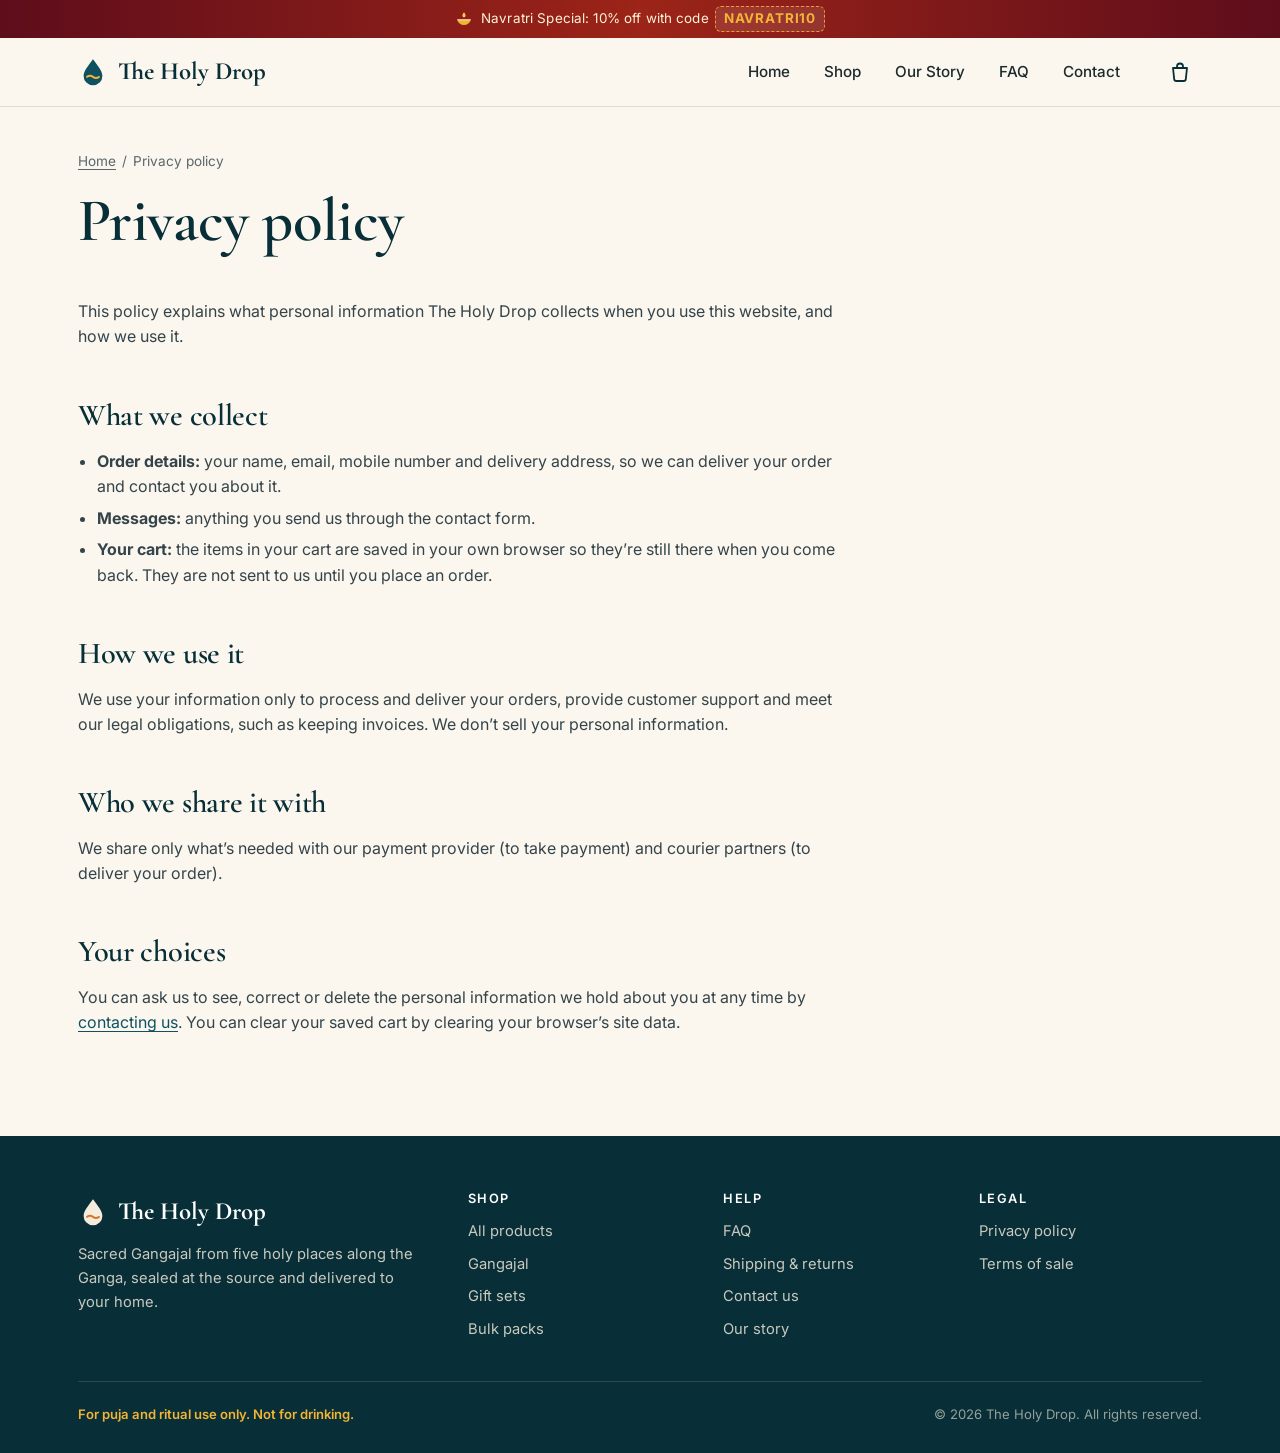
<file: privacy.html>
<!doctype html>
<html lang="en">
<head>
  <meta charset="utf-8">
  <meta name="viewport" content="width=device-width, initial-scale=1">
  <title>Privacy policy — The Holy Drop</title>
  <meta name="description" content="How The Holy Drop collects and uses your personal information.">
  <meta name="theme-color" content="#0f5161">
  <link rel="icon" href="img/favicon.svg" type="image/svg+xml">
  <link rel="preconnect" href="https://fonts.googleapis.com">
  <link rel="preconnect" href="https://fonts.gstatic.com" crossorigin>
  <link href="https://fonts.googleapis.com/css2?family=Cormorant+Garamond:ital,wght@0,500;0,600;0,700;1,600&family=Inter:wght@400;500;600;700&display=swap" rel="stylesheet">
  <link rel="stylesheet" href="css/style.css">
</head>
<body data-page="privacy">
  <div id="site-header"></div>

  <main id="main">
    <div class="container">
      <header class="page-head">
        <nav class="breadcrumb" aria-label="Breadcrumb"><a href="index.html">Home</a><span aria-hidden="true">/</span>Privacy policy</nav>
        <h1>Privacy policy</h1>
      </header>

      <div class="prose section" style="padding-top:8px">
        <p>This policy explains what personal information The Holy Drop collects when you use this website, and how we use it.</p>

        <h2>What we collect</h2>
        <ul>
          <li><strong>Order details:</strong> your name, email, mobile number and delivery address, so we can deliver your order and contact you about it.</li>
          <li><strong>Messages:</strong> anything you send us through the contact form.</li>
          <li><strong>Your cart:</strong> the items in your cart are saved in your own browser so they’re still there when you come back. They are not sent to us until you place an order.</li>
        </ul>

        <h2>How we use it</h2>
        <p>We use your information only to process and deliver your orders, provide customer support and meet our legal obligations, such as keeping invoices. We don’t sell your personal information.</p>

        <h2>Who we share it with</h2>
        <p>We share only what’s needed with our payment provider (to take payment) and courier partners (to deliver your order).</p>

        <h2>Your choices</h2>
        <p>You can ask us to see, correct or delete the personal information we hold about you at any time by <a href="contact.html">contacting us</a>. You can clear your saved cart by clearing your browser’s site data.</p>
      </div>
    </div>
  </main>

  <div id="site-footer"></div>

  <script src="js/products.js"></script>
  <script src="js/cart.js"></script>
  <script src="js/layout.js"></script>
</body>
</html>
</file>
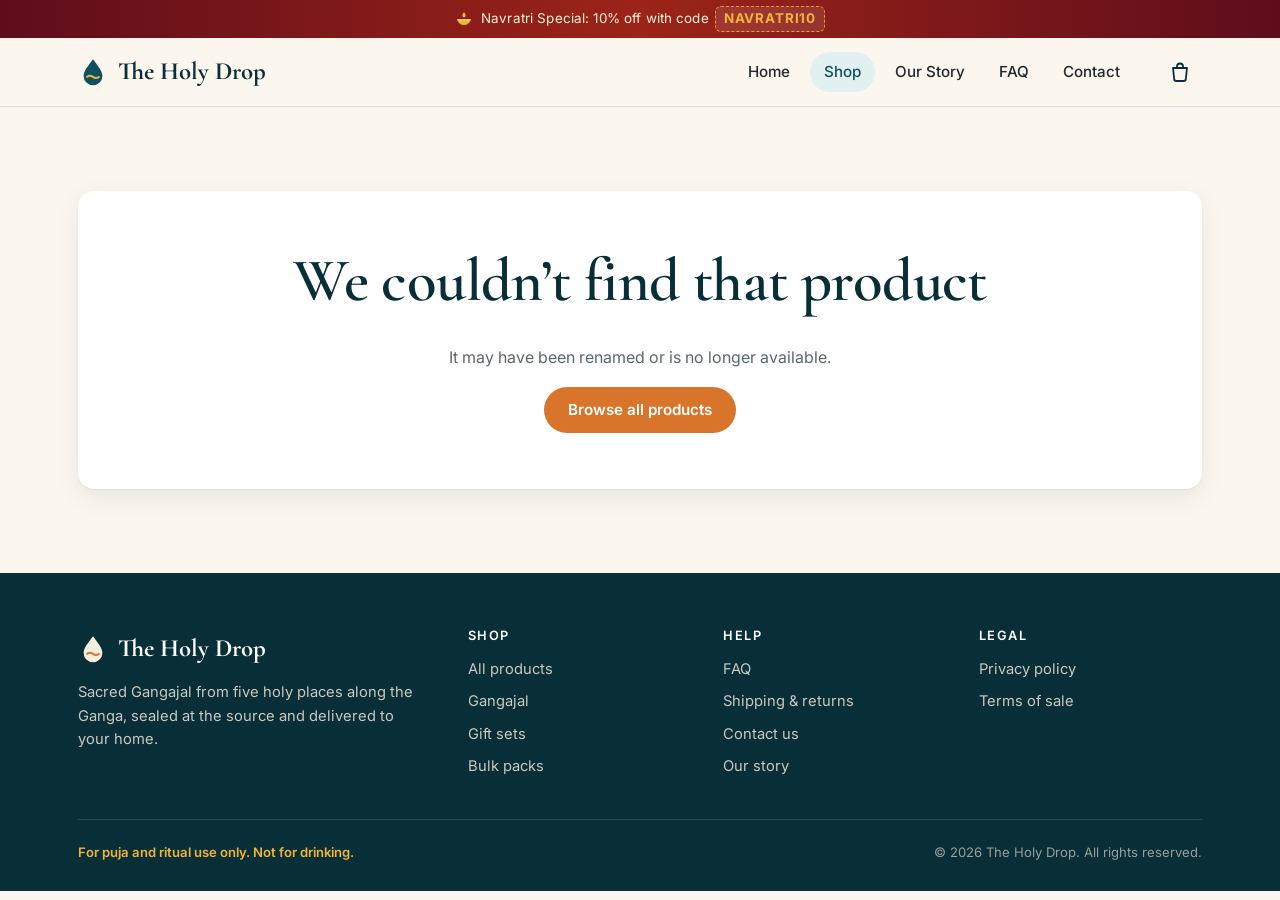
<file: product.html>
<!doctype html>
<html lang="en">
<head>
  <meta charset="utf-8">
  <meta name="viewport" content="width=device-width, initial-scale=1">
  <title>Gangajal — The Holy Drop</title>
  <meta name="description" content="Sacred Gangajal, sealed at the source and delivered across India.">
  <meta name="theme-color" content="#0f5161">
  <link rel="icon" href="img/favicon.svg" type="image/svg+xml">
  <link rel="preconnect" href="https://fonts.googleapis.com">
  <link rel="preconnect" href="https://fonts.gstatic.com" crossorigin>
  <link href="https://fonts.googleapis.com/css2?family=Cormorant+Garamond:ital,wght@0,500;0,600;0,700;1,600&family=Inter:wght@400;500;600;700&display=swap" rel="stylesheet">
  <link rel="stylesheet" href="css/style.css">
</head>
<body data-page="product">
  <div id="site-header"></div>

  <main id="main">
    <div class="container" id="product-root"></div>

    <section class="section section-alt" id="related-section" hidden>
      <div class="container">
        <div class="section-head">
          <span class="eyebrow">You may also like</span>
          <h2>More from the Ganga</h2>
        </div>
        <div class="product-grid" id="related-grid"></div>
      </div>
    </section>
  </main>

  <div id="site-footer"></div>

  <script src="js/products.js"></script>
  <script src="js/cart.js"></script>
  <script src="js/layout.js"></script>
  <script src="js/product.js"></script>
</body>
</html>
</file>
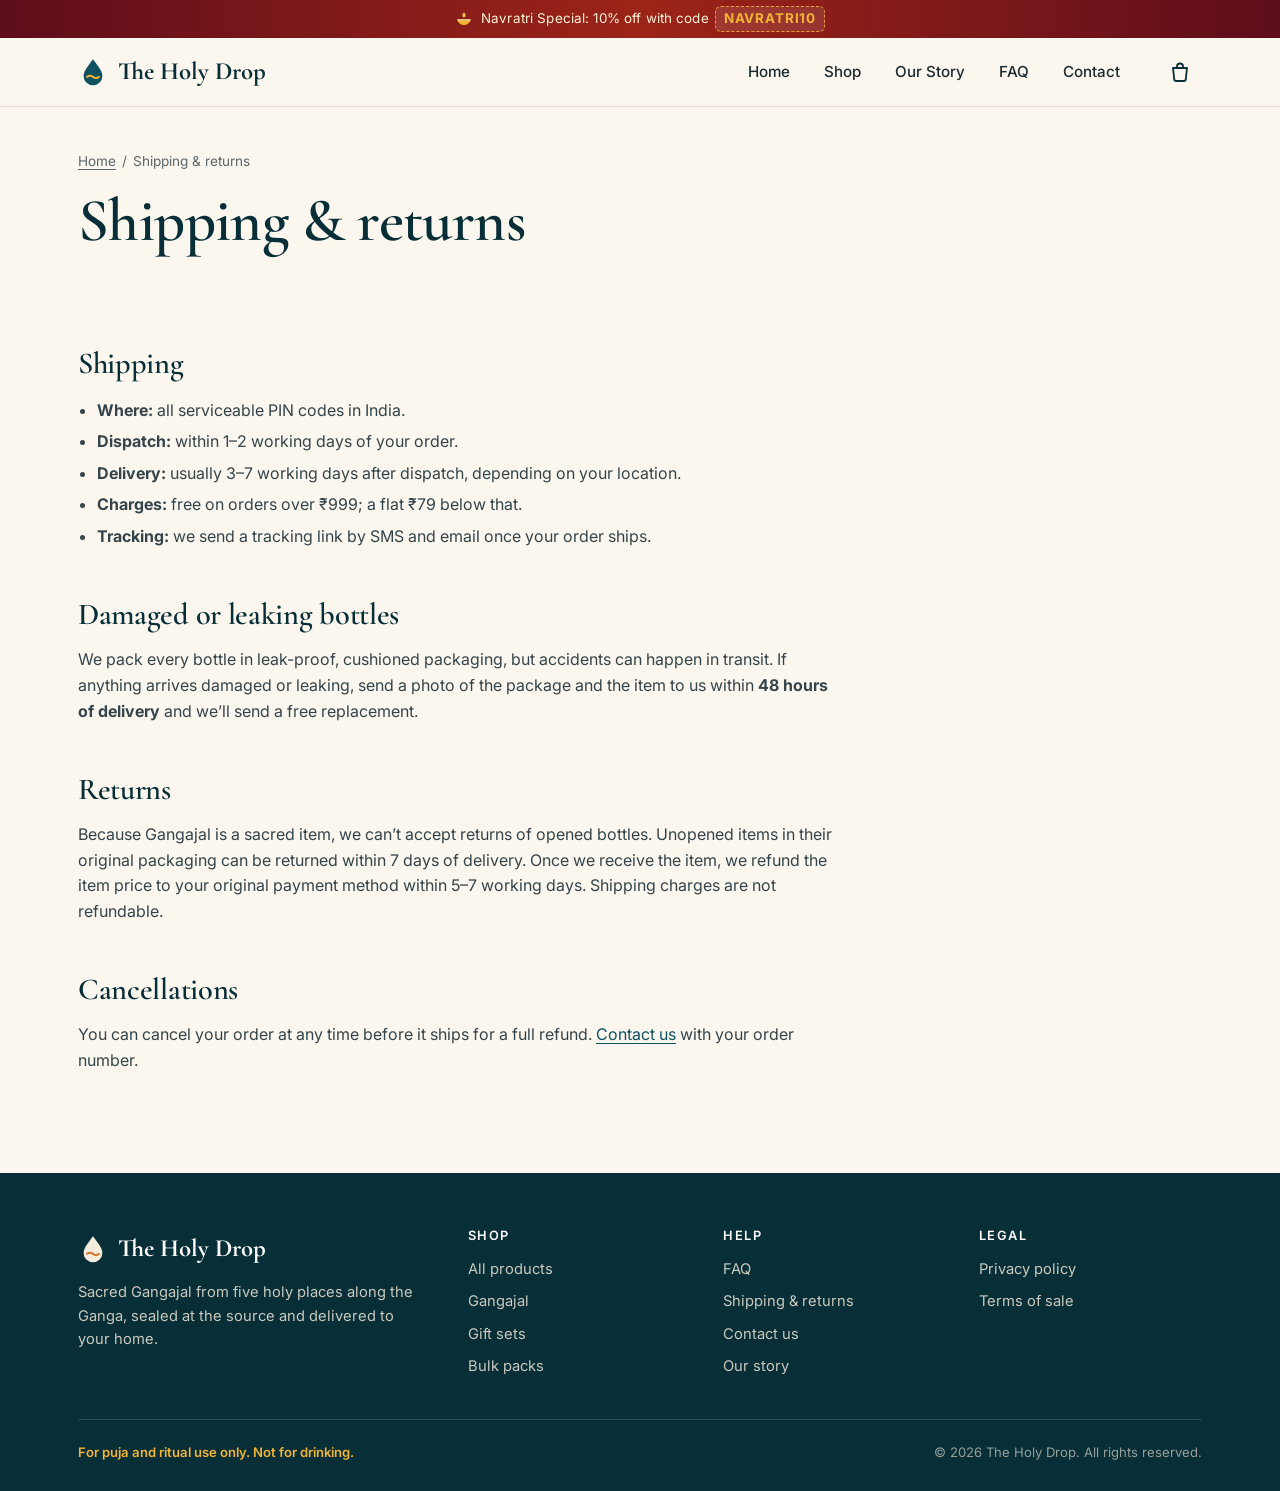
<file: shipping.html>
<!doctype html>
<html lang="en">
<head>
  <meta charset="utf-8">
  <meta name="viewport" content="width=device-width, initial-scale=1">
  <title>Shipping &amp; returns — The Holy Drop</title>
  <meta name="description" content="Delivery times, shipping charges and our returns policy.">
  <meta name="theme-color" content="#0f5161">
  <link rel="icon" href="img/favicon.svg" type="image/svg+xml">
  <link rel="preconnect" href="https://fonts.googleapis.com">
  <link rel="preconnect" href="https://fonts.gstatic.com" crossorigin>
  <link href="https://fonts.googleapis.com/css2?family=Cormorant+Garamond:ital,wght@0,500;0,600;0,700;1,600&family=Inter:wght@400;500;600;700&display=swap" rel="stylesheet">
  <link rel="stylesheet" href="css/style.css">
</head>
<body data-page="shipping">
  <div id="site-header"></div>

  <main id="main">
    <div class="container">
      <header class="page-head">
        <nav class="breadcrumb" aria-label="Breadcrumb"><a href="index.html">Home</a><span aria-hidden="true">/</span>Shipping &amp; returns</nav>
        <h1>Shipping &amp; returns</h1>
      </header>

      <div class="prose section" style="padding-top:8px">
        <h2>Shipping</h2>
        <ul>
          <li><strong>Where:</strong> all serviceable PIN codes in India.</li>
          <li><strong>Dispatch:</strong> within 1–2 working days of your order.</li>
          <li><strong>Delivery:</strong> usually 3–7 working days after dispatch, depending on your location.</li>
          <li><strong>Charges:</strong> free on orders over ₹999; a flat ₹79 below that.</li>
          <li><strong>Tracking:</strong> we send a tracking link by SMS and email once your order ships.</li>
        </ul>

        <h2>Damaged or leaking bottles</h2>
        <p>We pack every bottle in leak-proof, cushioned packaging, but accidents can happen in transit. If anything arrives damaged or leaking, send a photo of the package and the item to us within <strong>48 hours of delivery</strong> and we’ll send a free replacement.</p>

        <h2>Returns</h2>
        <p>Because Gangajal is a sacred item, we can’t accept returns of opened bottles. Unopened items in their original packaging can be returned within 7 days of delivery. Once we receive the item, we refund the item price to your original payment method within 5–7 working days. Shipping charges are not refundable.</p>

        <h2>Cancellations</h2>
        <p>You can cancel your order at any time before it ships for a full refund. <a href="contact.html">Contact us</a> with your order number.</p>
      </div>
    </div>
  </main>

  <div id="site-footer"></div>

  <script src="js/products.js"></script>
  <script src="js/cart.js"></script>
  <script src="js/layout.js"></script>
</body>
</html>
</file>
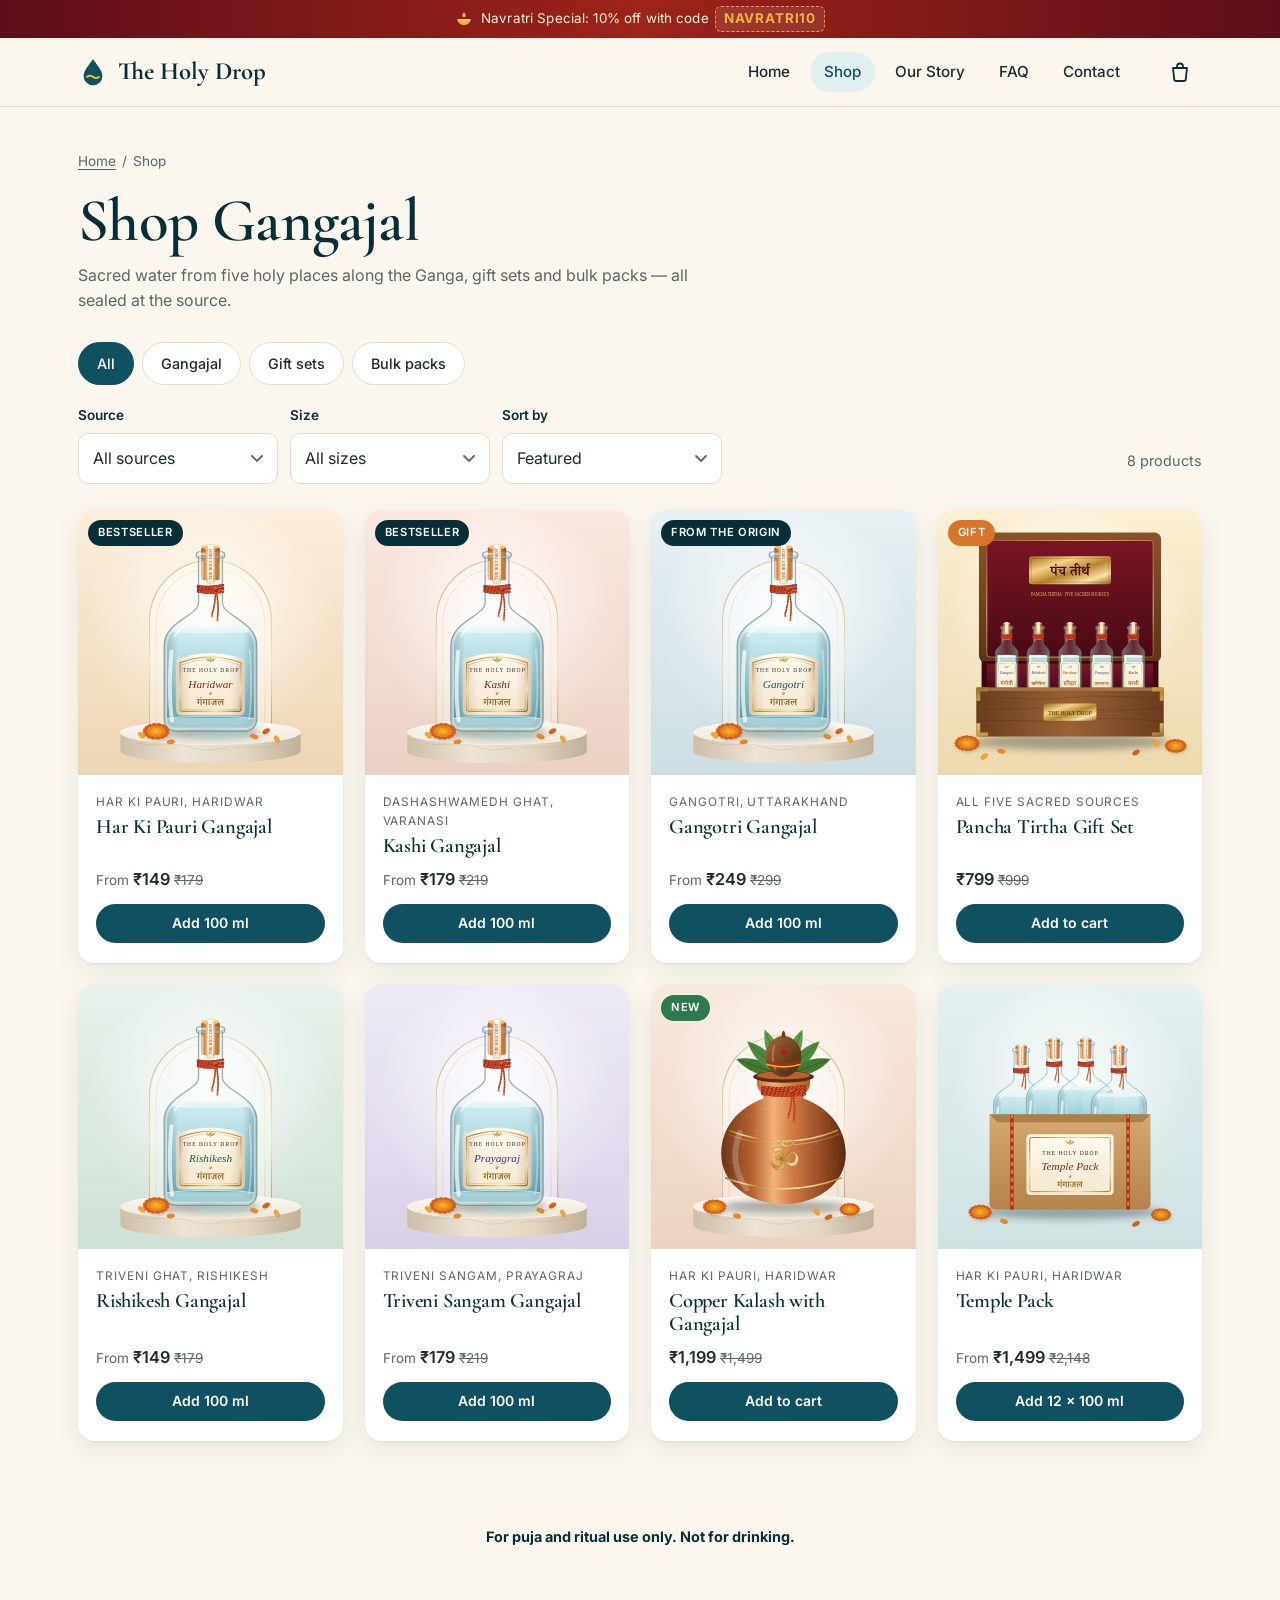
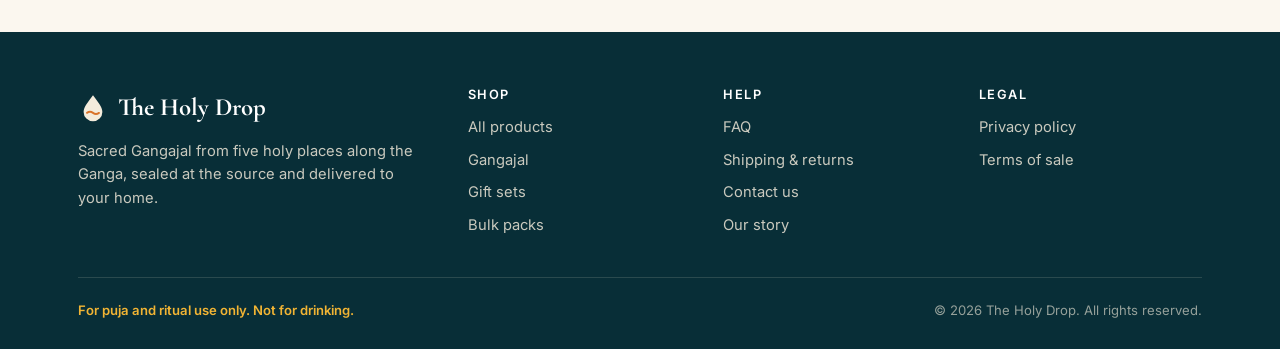
<file: shop.html>
<!doctype html>
<html lang="en">
<head>
  <meta charset="utf-8">
  <meta name="viewport" content="width=device-width, initial-scale=1">
  <title>Shop Gangajal — The Holy Drop</title>
  <meta name="description" content="Shop Gangajal from Gangotri, Rishikesh, Haridwar, Prayagraj and Kashi, plus gift sets and bulk packs for temples and events.">
  <meta name="theme-color" content="#0f5161">
  <meta property="og:title" content="Shop Gangajal — The Holy Drop">
  <meta property="og:description" content="Gangajal from five holy places, gift sets and bulk packs.">
  <link rel="icon" href="img/favicon.svg" type="image/svg+xml">
  <link rel="preconnect" href="https://fonts.googleapis.com">
  <link rel="preconnect" href="https://fonts.gstatic.com" crossorigin>
  <link href="https://fonts.googleapis.com/css2?family=Cormorant+Garamond:ital,wght@0,500;0,600;0,700;1,600&family=Inter:wght@400;500;600;700&display=swap" rel="stylesheet">
  <link rel="stylesheet" href="css/style.css">
</head>
<body data-page="shop">
  <div id="site-header"></div>

  <main id="main">
    <div class="container">
      <header class="page-head">
        <nav class="breadcrumb" aria-label="Breadcrumb"><a href="index.html">Home</a><span aria-hidden="true">/</span>Shop</nav>
        <h1>Shop Gangajal</h1>
        <p>Sacred water from five holy places along the Ganga, gift sets and bulk packs — all sealed at the source.</p>
      </header>

      <div class="shop-toolbar">
        <div class="chips" role="group" aria-label="Category" id="category-chips">
          <button type="button" class="chip" data-category="all" aria-pressed="true">All</button>
          <button type="button" class="chip" data-category="gangajal" aria-pressed="false">Gangajal</button>
          <button type="button" class="chip" data-category="gift" aria-pressed="false">Gift sets</button>
          <button type="button" class="chip" data-category="bulk" aria-pressed="false">Bulk packs</button>
        </div>
        <div class="filter-row">
          <div class="field">
            <label for="filter-source">Source</label>
            <select class="select" id="filter-source">
              <option value="all">All sources</option>
            </select>
          </div>
          <div class="field">
            <label for="filter-size">Size</label>
            <select class="select" id="filter-size">
              <option value="all">All sizes</option>
              <option value="100 ml">100 ml</option>
              <option value="250 ml">250 ml</option>
              <option value="500 ml">500 ml</option>
              <option value="1 L">1 L</option>
            </select>
          </div>
          <div class="field">
            <label for="sort">Sort by</label>
            <select class="select" id="sort">
              <option value="featured">Featured</option>
              <option value="price-asc">Price: low to high</option>
              <option value="price-desc">Price: high to low</option>
              <option value="name">Name: A to Z</option>
            </select>
          </div>
          <p class="result-count" id="result-count" aria-live="polite"></p>
        </div>
      </div>

      <div class="product-grid" id="product-grid"></div>
      <div class="empty-state" id="empty-state" hidden>
        <div class="empty-icon"><svg viewBox="0 0 24 24" width="28" height="28" fill="none" stroke="currentColor" stroke-width="1.8" stroke-linecap="round" aria-hidden="true"><circle cx="11" cy="11" r="6.5"/><path d="M20 20l-4.2-4.2"/></svg></div>
        <h2>No products match</h2>
        <p>Try a different source or size.</p>
        <button type="button" class="btn btn-secondary" id="clear-filters">Clear filters</button>
      </div>
    </div>

    <section class="section">
      <div class="container">
        <p class="ritual-note"><strong>For puja and ritual use only. Not for drinking.</strong></p>
      </div>
    </section>
  </main>

  <div id="site-footer"></div>

  <script src="js/products.js"></script>
  <script src="js/cart.js"></script>
  <script src="js/layout.js"></script>
  <script src="js/shop.js"></script>
</body>
</html>
</file>
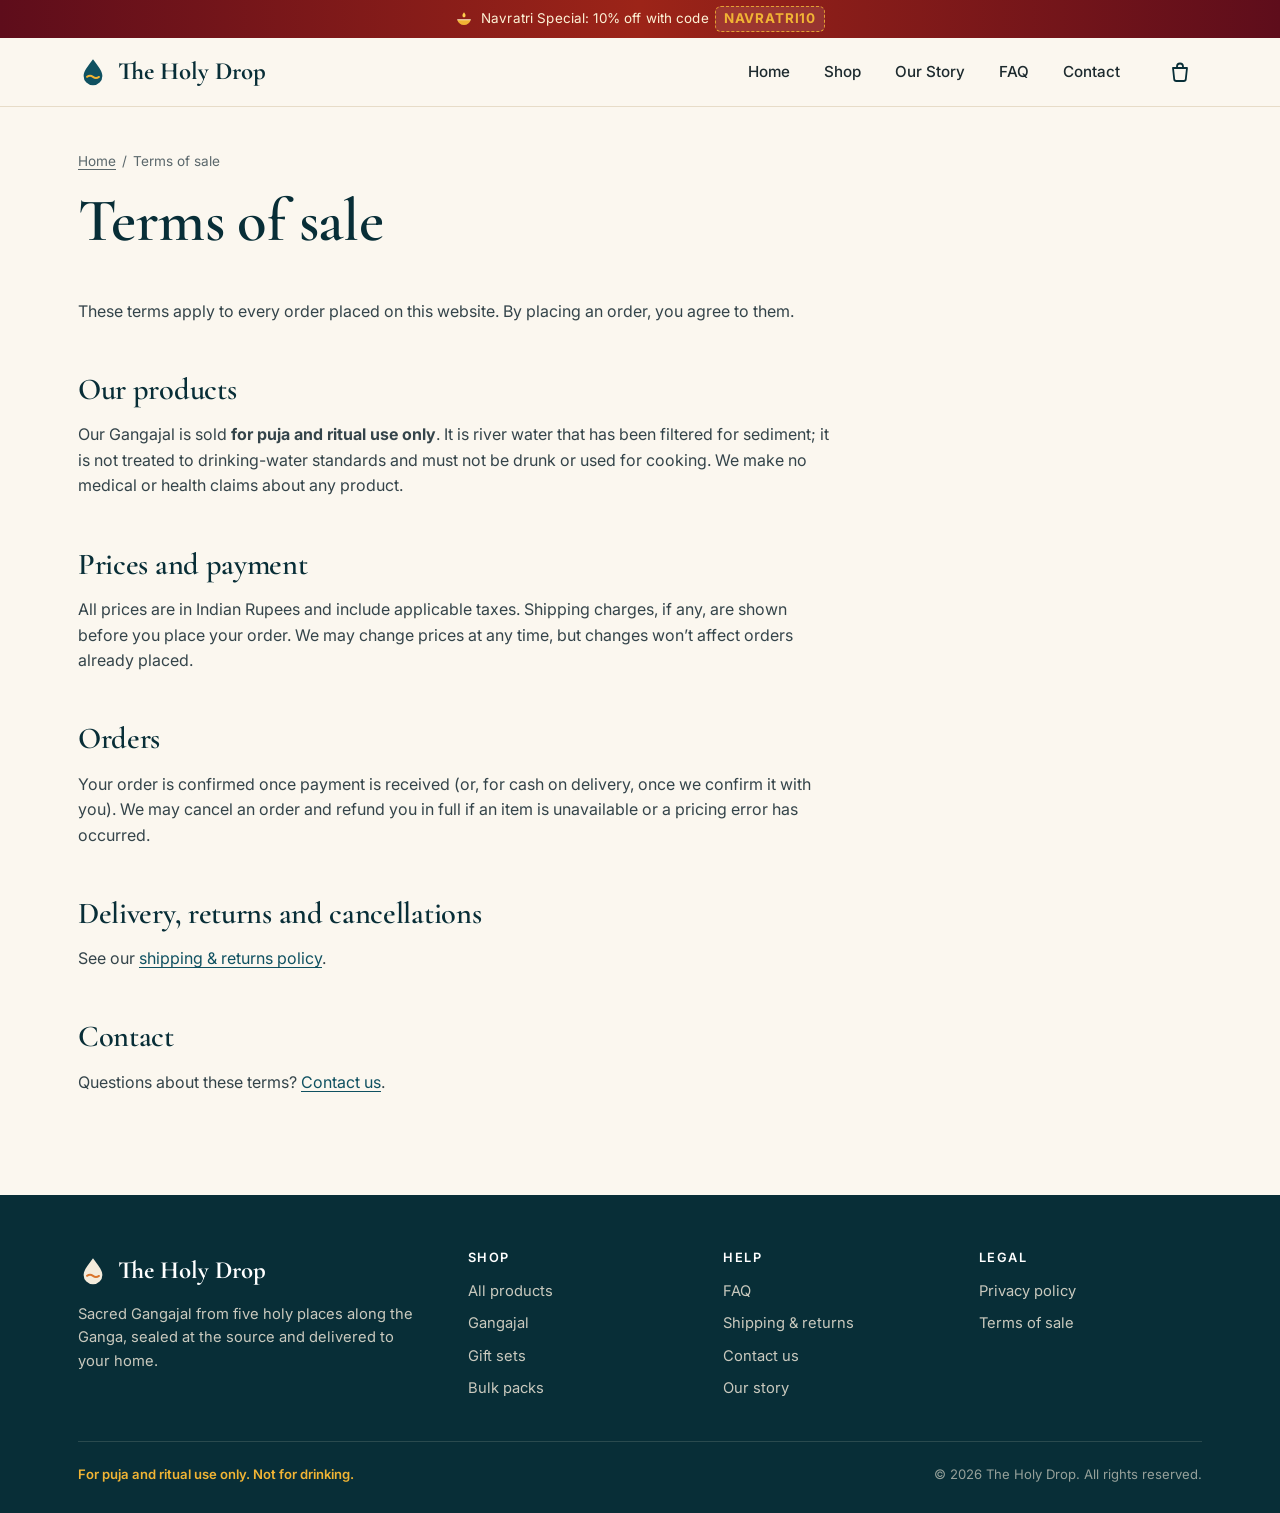
<file: terms.html>
<!doctype html>
<html lang="en">
<head>
  <meta charset="utf-8">
  <meta name="viewport" content="width=device-width, initial-scale=1">
  <title>Terms of sale — The Holy Drop</title>
  <meta name="description" content="The terms that apply when you buy from The Holy Drop.">
  <meta name="theme-color" content="#0f5161">
  <link rel="icon" href="img/favicon.svg" type="image/svg+xml">
  <link rel="preconnect" href="https://fonts.googleapis.com">
  <link rel="preconnect" href="https://fonts.gstatic.com" crossorigin>
  <link href="https://fonts.googleapis.com/css2?family=Cormorant+Garamond:ital,wght@0,500;0,600;0,700;1,600&family=Inter:wght@400;500;600;700&display=swap" rel="stylesheet">
  <link rel="stylesheet" href="css/style.css">
</head>
<body data-page="terms">
  <div id="site-header"></div>

  <main id="main">
    <div class="container">
      <header class="page-head">
        <nav class="breadcrumb" aria-label="Breadcrumb"><a href="index.html">Home</a><span aria-hidden="true">/</span>Terms of sale</nav>
        <h1>Terms of sale</h1>
      </header>

      <div class="prose section" style="padding-top:8px">
        <p>These terms apply to every order placed on this website. By placing an order, you agree to them.</p>

        <h2>Our products</h2>
        <p>Our Gangajal is sold <strong>for puja and ritual use only</strong>. It is river water that has been filtered for sediment; it is not treated to drinking-water standards and must not be drunk or used for cooking. We make no medical or health claims about any product.</p>

        <h2>Prices and payment</h2>
        <p>All prices are in Indian Rupees and include applicable taxes. Shipping charges, if any, are shown before you place your order. We may change prices at any time, but changes won’t affect orders already placed.</p>

        <h2>Orders</h2>
        <p>Your order is confirmed once payment is received (or, for cash on delivery, once we confirm it with you). We may cancel an order and refund you in full if an item is unavailable or a pricing error has occurred.</p>

        <h2>Delivery, returns and cancellations</h2>
        <p>See our <a href="shipping.html">shipping &amp; returns policy</a>.</p>

        <h2>Contact</h2>
        <p>Questions about these terms? <a href="contact.html">Contact us</a>.</p>
      </div>
    </div>
  </main>

  <div id="site-footer"></div>

  <script src="js/products.js"></script>
  <script src="js/cart.js"></script>
  <script src="js/layout.js"></script>
</body>
</html>
</file>
<file: css/style.css>
/* ==========================================================================
   The Holy Drop — storefront styles
   ========================================================================== */

:root {
  --river: #0f5161;
  --river-700: #0b3f4c;
  --river-900: #082e37;
  --river-100: #e3f0f1;
  --saffron: #d9742b;
  --saffron-600: #bd5f1c;
  --marigold: #f1b434;
  --marigold-100: #fdf2d6;
  --cream: #fbf7ef;
  --sand: #f4ecdc;
  --line: #e7dcc8;
  --ink: #1d2a2e;
  --muted: #5a676b;
  --white: #ffffff;
  --success: #2e7a4f;
  --danger: #b23c27;

  --radius: 16px;
  --radius-sm: 10px;
  --shadow: 0 1px 2px rgba(17, 40, 46, 0.06), 0 8px 24px rgba(17, 40, 46, 0.08);
  --shadow-lg: 0 2px 4px rgba(17, 40, 46, 0.06), 0 18px 40px rgba(17, 40, 46, 0.12);

  --font-serif: "Cormorant Garamond", Georgia, "Times New Roman", serif;
  --font-sans: Inter, system-ui, -apple-system, "Segoe UI", Roboto, sans-serif;
  --max: 1180px;
}

*, *::before, *::after { box-sizing: border-box; }
html { -webkit-text-size-adjust: 100%; scroll-behavior: smooth; }
body {
  margin: 0;
  font-family: var(--font-sans);
  font-size: 16px;
  line-height: 1.6;
  color: var(--ink);
  background: var(--cream);
  -webkit-font-smoothing: antialiased;
}
img, svg { max-width: 100%; display: block; }
a { color: var(--river); text-underline-offset: 3px; }
a:hover { color: var(--saffron-600); }
h1, h2, h3, h4 {
  font-family: var(--font-serif);
  font-weight: 600;
  line-height: 1.12;
  margin: 0 0 0.5em;
  color: var(--river-900);
  letter-spacing: -0.01em;
}
h1 { font-size: clamp(2.3rem, 5.4vw, 3.8rem); }
h2 { font-size: clamp(1.9rem, 3.6vw, 2.7rem); }
h3 { font-size: 1.45rem; }
h4 { font-size: 1.2rem; }
p { margin: 0 0 1em; }
ul, ol { padding-left: 1.2em; }
button, input, select, textarea { font: inherit; color: inherit; }
:focus-visible { outline: 3px solid var(--marigold); outline-offset: 2px; border-radius: 4px; }
[hidden] { display: none !important; }

.container { max-width: var(--max); margin: 0 auto; padding: 0 16px; }
@media (min-width: 768px) { .container { padding: 0 28px; } }

.visually-hidden {
  position: absolute !important; width: 1px; height: 1px; overflow: hidden;
  clip: rect(0 0 0 0); white-space: nowrap;
}
.skip-link { position: absolute; left: -9999px; top: 8px; z-index: 200; background: var(--white); padding: 8px 14px; border-radius: 8px; }
.skip-link:focus { left: 16px; }

/* ---------- Buttons ---------- */
.btn {
  display: inline-flex; align-items: center; justify-content: center; gap: 8px;
  padding: 12px 22px; border-radius: 999px; border: 2px solid transparent;
  font-weight: 600; font-size: 0.95rem; line-height: 1.2; text-decoration: none;
  cursor: pointer; transition: background-color .15s, color .15s, border-color .15s, transform .1s;
  white-space: nowrap;
}
.btn:active { transform: translateY(1px); }
.btn-primary { background: var(--saffron); color: var(--white); }
.btn-primary:hover { background: var(--saffron-600); color: var(--white); }
.btn-secondary { background: transparent; color: var(--river); border-color: var(--river); }
.btn-secondary:hover { background: var(--river); color: var(--white); }
.btn-dark { background: var(--river); color: var(--white); }
.btn-dark:hover { background: var(--river-700); color: var(--white); }
.btn-light { background: var(--white); color: var(--river-900); }
.btn-light:hover { background: var(--marigold-100); color: var(--river-900); }
.btn-link { background: none; border: 0; padding: 0; color: var(--river); text-decoration: underline; cursor: pointer; font-weight: 500; }
.btn-sm { padding: 9px 16px; font-size: 0.875rem; }
.btn-lg { padding: 15px 28px; font-size: 1.02rem; }
.btn-block { width: 100%; }
.btn[disabled] { opacity: .55; cursor: not-allowed; }

/* ---------- Offers bar ---------- */
.announce {
  background: linear-gradient(90deg, #5e0d1b, #9c2418 50%, #5e0d1b);
  color: #fdf2d6; font-size: 0.84rem; letter-spacing: 0.01em;
}
.announce-inner { position: relative; height: 38px; }
.announce-item {
  position: absolute; inset: 0; display: flex; align-items: center; justify-content: center; gap: 8px;
  padding: 0 16px; color: inherit; text-decoration: none; white-space: nowrap; overflow: hidden;
  opacity: 0; transform: translateY(8px); transition: opacity .45s ease, transform .45s ease; pointer-events: none;
}
.announce-item.is-active { opacity: 1; transform: none; pointer-events: auto; }
.announce-item:hover { color: #ffffff; }
.announce-item span { overflow: hidden; text-overflow: ellipsis; }
.announce-icon { flex: none; }
.announce-code {
  display: inline-block; margin-left: 2px; padding: 1px 8px; border-radius: 6px;
  border: 1px dashed rgba(241, 180, 52, .85); background: rgba(255, 255, 255, .1);
  color: var(--marigold); font-weight: 700; letter-spacing: .06em;
}
@media (max-width: 420px) { .announce { font-size: 0.76rem; } .announce-item { gap: 6px; padding: 0 8px; } }

/* ---------- Header ---------- */
.site-header {
  position: sticky; top: 0; z-index: 50;
  background: rgba(251, 247, 239, 0.97);
  border-bottom: 1px solid var(--line);
}
.header-inner { display: flex; align-items: center; gap: 24px; height: 68px; }
.logo {
  display: inline-flex; align-items: center; gap: 10px; text-decoration: none;
  font-family: var(--font-serif); font-weight: 700; font-size: 1.55rem; color: var(--river-900);
  margin-right: auto; white-space: nowrap;
}
.logo:hover { color: var(--river-900); }
.main-nav ul { list-style: none; margin: 0; padding: 0; display: flex; gap: 6px; }
.main-nav a {
  display: block; padding: 8px 14px; border-radius: 999px; text-decoration: none;
  color: var(--ink); font-weight: 500; font-size: 0.95rem;
}
.main-nav a:hover { background: var(--sand); color: var(--river-900); }
.main-nav a[aria-current="page"] { color: var(--river); background: var(--river-100); }
.header-actions { display: flex; align-items: center; gap: 6px; }
.cart-link, .nav-toggle {
  position: relative; display: inline-flex; align-items: center; justify-content: center;
  width: 44px; height: 44px; border-radius: 999px; color: var(--river-900);
  background: transparent; border: 0; cursor: pointer;
}
.cart-link:hover, .nav-toggle:hover { background: var(--sand); color: var(--river-900); }
.cart-count {
  position: absolute; top: 3px; right: 1px; min-width: 19px; height: 19px; padding: 0 5px;
  border-radius: 999px; background: var(--saffron); color: var(--white);
  font-size: 0.7rem; font-weight: 700; line-height: 19px; text-align: center;
}
.cart-count.bump { animation: bump .35s ease; }
@keyframes bump { 50% { transform: scale(1.3); } }
.nav-toggle { display: none; }

@media (max-width: 859px) {
  .nav-toggle { display: inline-flex; }
  .main-nav {
    position: absolute; left: 0; right: 0; top: 100%;
    background: var(--cream); border-bottom: 1px solid var(--line);
    box-shadow: 0 12px 24px rgba(17, 40, 46, .08);
    display: none;
  }
  .main-nav.open { display: block; }
  .main-nav ul { flex-direction: column; padding: 10px 16px 16px; gap: 2px; }
  .main-nav a { padding: 12px 14px; border-radius: 10px; font-size: 1rem; }
}
@media (max-width: 380px) { .logo { font-size: 1.35rem; } }

/* ---------- Sections ---------- */
.section { padding: 56px 0; }
@media (min-width: 768px) { .section { padding: 84px 0; } }
.section-alt { background: var(--sand); }
.section-dark { background: var(--river-900); color: var(--sand); }
.section-dark h2, .section-dark h3 { color: var(--white); }
.section-head { max-width: 640px; margin: 0 auto 40px; text-align: center; }
.section-head p { color: var(--muted); font-size: 1.05rem; }
.section-dark .section-head p { color: rgba(244, 236, 220, .78); }
.eyebrow {
  display: inline-block; margin-bottom: 12px;
  font-size: 0.76rem; font-weight: 600; letter-spacing: 0.16em; text-transform: uppercase;
  color: var(--saffron-600);
}
.section-dark .eyebrow { color: var(--marigold); }
.section-foot { text-align: center; margin-top: 40px; }

.page-head { padding: 44px 0 28px; }
.page-head h1 { margin-bottom: 8px; }
.page-head p { color: var(--muted); max-width: 640px; margin: 0; }
.breadcrumb { font-size: 0.85rem; color: var(--muted); margin-bottom: 14px; }
.breadcrumb a { color: var(--muted); }
.breadcrumb span[aria-hidden] { margin: 0 6px; }

/* ---------- Hero ---------- */
/* The hero leaves room for the trust strip below it, so it is in view on arrival. */
.hero {
  position: relative;
  height: clamp(440px, calc(100vh - 212px), 740px);
  height: clamp(440px, calc(100svh - 212px), 740px);
  display: flex; align-items: center;
  padding: 28px 0;
  overflow: hidden;
}
.hero > .container { position: relative; z-index: 1; width: 100%; }
/* on large screens the card moves toward the left edge, so the picture has the middle */
@media (min-width: 1600px) { .hero > .container { max-width: none; padding-left: 6vw; } }
.hero-panel {
  max-width: 500px;
  padding: 30px 32px 28px;
  background: rgba(251, 247, 239, 0.9);
  border: 1px solid rgba(255, 255, 255, 0.65);
  border-radius: 24px;
  box-shadow: var(--shadow-lg);
}
.hero .eyebrow { margin-bottom: 10px; }
.hero h1 { font-size: clamp(2.3rem, 4vw, 3.4rem); margin-bottom: 14px; }
.hero h1 em { font-style: italic; color: var(--saffron-600); }
.hero-lead { font-size: 1.02rem; color: var(--muted); max-width: 540px; margin-bottom: 20px; }
.hero-ctas { display: flex; flex-wrap: wrap; gap: 12px; margin-bottom: 18px; }
.hero-points { display: flex; flex-wrap: wrap; gap: 8px 22px; list-style: none; padding: 0; margin: 0; font-size: 0.9rem; color: var(--river-700); }
.hero-points li { display: inline-flex; align-items: center; gap: 8px; }
.hero-points li::before { content: ""; width: 7px; height: 7px; border-radius: 50%; background: var(--marigold); }
.scene-caption {
  position: absolute; left: 18px; bottom: 16px; z-index: 2; margin: 0;
  font-family: var(--font-serif); font-style: italic; font-size: 1rem; color: #fff;
  text-shadow: 0 1px 3px rgba(8, 46, 55, 0.55);
}
/* on shorter laptop screens, keep the card inside the picture */
@media (max-height: 820px) and (min-width: 760px) {
  .hero h1 { font-size: clamp(2.2rem, 3.4vw, 2.7rem); }
  .hero-lead { font-size: 0.98rem; margin-bottom: 18px; }
  .hero-points { display: none; }
  .hero-ctas { margin-bottom: 0; }
}
@media (max-width: 759px) {
  .hero { display: block; height: auto; padding: 0 0 8px; }
  .hero .scene { position: relative; height: clamp(300px, 92vw, 480px); }
  .hero > .container { margin-top: -40px; }
  .hero-panel { padding: 24px 20px 22px; background: rgba(251, 247, 239, 0.95); }
  .scene-caption { display: none; }
}

/* ---------- Immersive scenes ---------- */
.scene {
  position: absolute; inset: 0; overflow: hidden;
  background: linear-gradient(180deg, #8fc0e8 0%, #fff0cf 55%, #9fd06e 76%, #3f8a3a 100%);
}
.scene noscript img { position: absolute; inset: 0; width: 100%; height: 100%; object-fit: cover; }
/* a little larger than the box, so layers can shift without showing an edge */
.scene-still, .scene-stage { position: absolute; inset: -2.5%; }
.scene-stage { opacity: 0; transition: opacity 0.8s ease; }
.scene.is-ready .scene-stage { opacity: 1; }
.scene-layer, .scene-drift, .scene-mist, .scene-rays { position: absolute; inset: 0; will-change: transform; }
.scene-img, .scene-ov { position: absolute; inset: 0; width: 100%; height: 100%; }
.scene-img { object-fit: cover; user-select: none; -webkit-user-drag: none; }
.scene.is-ready .scene-drift { animation: scene-drift 110s ease-in-out infinite alternate; }
.scene.is-ready .scene-mist { animation: scene-mist 38s ease-in-out infinite alternate; }
.scene.is-ready .scene-rays { animation: scene-rays 9s ease-in-out infinite alternate; }
.scene.is-ready .scene-birds { animation: scene-birds 48s linear infinite; }
.scene.is-ready .scene-wing { animation: scene-flap 0.45s ease-in-out infinite alternate; }
.scene.is-ready .scene-sparkle { animation: scene-twinkle 3.6s ease-in-out infinite; }
.scene.is-ready .scene-flicker { animation: scene-flicker 1.9s ease-in-out infinite; }
.scene.is-ready .scene-flag { animation: scene-flag 2.2s ease-in-out infinite alternate; }
.scene.is-ready .scene-ripple { animation: scene-ripple 4.2s ease-out infinite; }
.scene-birds { transform: translate(-860px, 20px); }
.scene-wing, .scene-flicker, .scene-ripple { transform-box: fill-box; transform-origin: center; }
.scene-flag { transform-box: fill-box; transform-origin: 0 50%; }
.scene-sparkle, .scene-ripple { opacity: 0; }
.scene.is-paused * { animation-play-state: paused !important; }
@keyframes scene-drift { from { transform: translateX(-40px); } to { transform: translateX(40px); } }
@keyframes scene-mist { from { transform: translateX(-36px); opacity: 0.75; } to { transform: translateX(44px); opacity: 1; } }
@keyframes scene-rays { from { opacity: 0.55; } to { opacity: 1; } }
@keyframes scene-birds { from { transform: translate(-860px, 20px); } to { transform: translate(1860px, -60px); } }
@keyframes scene-flap { to { transform: scaleY(-0.55); } }
@keyframes scene-twinkle { 0%, 100% { opacity: 0; } 50% { opacity: 0.95; } }
@keyframes scene-flicker {
  0%, 100% { opacity: 0.75; transform: scale(1); }
  20% { opacity: 1; transform: scale(1.14); }
  45% { opacity: 0.8; transform: scale(0.94); }
  70% { opacity: 1; transform: scale(1.06); }
}
@keyframes scene-flag { from { transform: skewY(-8deg) scaleX(0.93); } to { transform: skewY(6deg) scaleX(1.04); } }
@keyframes scene-ripple { 0% { opacity: 0.9; transform: scale(0.25); } 100% { opacity: 0; transform: scale(1.9); } }
@media (prefers-reduced-motion: reduce) {
  .scene * { animation: none !important; }
  .scene-sparkle, .scene-ripple, .scene-birds { display: none; }
}
.scene-sound {
  position: absolute; right: 16px; bottom: 16px; z-index: 2;
  display: inline-flex; align-items: center; gap: 6px;
  padding: 6px 11px; border-radius: 999px; border: 1px solid rgba(255, 255, 255, 0.7);
  background: rgba(8, 46, 55, 0.62); color: #fff; font: 600 0.76rem/1 var(--font-sans); cursor: pointer;
}
.scene-sound:hover { background: rgba(8, 46, 55, 0.68); }
.scene-sound[aria-pressed="true"] { background: rgba(189, 95, 28, 0.85); border-color: transparent; }
@media (max-width: 759px) { .scene-sound { top: 14px; bottom: auto; right: 14px; } }
/* frosted glass for the cards over a scene: a blurred copy of the picture, placed by js/scene.js */
.hero-panel, .story-panel { position: relative; isolation: isolate; }
.scene-frost { position: absolute; inset: 0; z-index: -1; overflow: hidden; border-radius: inherit; }
.scene-frost img { position: absolute; max-width: none; object-fit: cover; }
.scene-frost::after { content: ""; position: absolute; inset: 0; background: rgba(251, 247, 239, 0.82); }
@media (min-width: 760px) { .hero-panel.has-frost, .story-panel.has-frost { background: none; } }
@media (max-width: 759px) { .scene-frost { display: none; } }

/* ---------- Story hero (about page) ---------- */
.story-hero { position: relative; height: clamp(380px, calc(100vh - 330px), 600px); height: clamp(380px, calc(100svh - 330px), 600px); display: flex; align-items: flex-end; padding: 32px 0; overflow: hidden; }
.story-hero > .container { position: relative; z-index: 1; width: 100%; display: flex; justify-content: flex-end; }
.story-panel { max-width: 380px; padding: 22px 26px; background: rgba(251, 247, 239, 0.9); border: 1px solid rgba(255, 255, 255, 0.65); border-radius: 22px; box-shadow: var(--shadow-lg); }
.story-panel h1 { margin-bottom: 6px; }
.story-panel p { margin: 0; color: var(--muted); }
.story-panel .breadcrumb { margin-bottom: 10px; }
@media (max-width: 759px) {
  .story-hero { display: block; height: auto; padding: 0 0 8px; }
  .story-hero .scene { position: relative; height: clamp(280px, 86vw, 440px); }
  .story-hero > .container { margin-top: -40px; display: block; }
  .story-panel { max-width: none; background: rgba(251, 247, 239, 0.95); }
}

/* ---------- Trust strip ---------- */
.trust { background: var(--white); border-top: 1px solid var(--line); border-bottom: 1px solid var(--line); }
.trust-list { list-style: none; margin: 0; padding: 22px 0; display: grid; grid-template-columns: repeat(2, 1fr); gap: 18px; }
@media (min-width: 860px) { .trust-list { grid-template-columns: repeat(4, 1fr); } }
.trust-list li { display: flex; align-items: center; gap: 12px; font-size: 0.9rem; line-height: 1.35; }
.trust-list strong { display: block; color: var(--river-900); font-size: 0.95rem; }
.trust-list span { color: var(--muted); font-size: 0.82rem; }
.trust-icon { flex: none; width: 42px; height: 42px; border-radius: 50%; display: grid; place-items: center; background: var(--river-100); color: var(--river); }

/* ---------- Product grid & cards ---------- */
.product-grid { display: grid; grid-template-columns: repeat(2, minmax(0, 1fr)); gap: 14px; }
@media (min-width: 700px) { .product-grid { grid-template-columns: repeat(3, minmax(0, 1fr)); gap: 22px; } }
@media (min-width: 1040px) { .product-grid { grid-template-columns: repeat(4, minmax(0, 1fr)); } }
.product-card {
  display: flex; flex-direction: column; background: var(--white);
  border-radius: var(--radius); overflow: hidden; box-shadow: var(--shadow);
  transition: transform .2s, box-shadow .2s;
}
.product-card:hover { transform: translateY(-3px); box-shadow: var(--shadow-lg); }
.product-media { position: relative; display: block; background: var(--tint, var(--sand)); aspect-ratio: 1 / 1; }
.product-media img { width: 100%; height: 100%; object-fit: cover; transition: transform .35s; }
.product-card:hover .product-media img { transform: scale(1.04); }
.badge {
  position: absolute; top: 10px; left: 10px; z-index: 1;
  background: var(--river-900); color: var(--white); font-size: 0.7rem; font-weight: 600;
  letter-spacing: .06em; text-transform: uppercase; padding: 4px 10px; border-radius: 999px;
}
.badge.badge-gift { background: var(--saffron); }
.badge.badge-new { background: var(--success); }
.product-body { padding: 14px 14px 16px; display: flex; flex-direction: column; flex: 1; }
@media (min-width: 700px) { .product-body { padding: 18px 18px 20px; } }
.product-loc { font-size: 0.74rem; color: var(--muted); text-transform: uppercase; letter-spacing: .08em; margin: 0 0 4px; }
.product-name { font-size: 1.28rem; margin: 0 0 8px; }
.product-name a { color: var(--river-900); text-decoration: none; }
.product-name a:hover { color: var(--saffron-600); }
.product-price { margin: auto 0 12px; font-weight: 600; font-size: 1.02rem; color: var(--ink); }
.product-price .from { font-weight: 400; color: var(--muted); font-size: 0.85rem; }
.product-price s { color: var(--muted); font-weight: 400; font-size: 0.85rem; margin-left: 4px; }
@media (max-width: 420px) {
  .product-name { font-size: 1.1rem; }
  .product-card .btn { padding: 9px 10px; font-size: 0.8rem; }
}

/* ---------- Sources ---------- */
.sources-grid { display: grid; gap: 16px; grid-template-columns: 1fr; }
@media (min-width: 640px) { .sources-grid { grid-template-columns: repeat(2, 1fr); } }
@media (min-width: 1000px) { .sources-grid { grid-template-columns: repeat(5, 1fr); } }
.source-card {
  position: relative; display: flex; flex-direction: column; gap: 6px;
  padding: 22px 20px; border-radius: var(--radius); text-decoration: none;
  background: rgba(255, 255, 255, .06); border: 1px solid rgba(244, 236, 220, .16);
  color: var(--sand); transition: background .2s, border-color .2s, transform .2s;
}
.source-card:hover { background: rgba(255, 255, 255, .11); border-color: var(--marigold); color: var(--sand); transform: translateY(-2px); }
.source-num { font-family: var(--font-serif); font-size: 2rem; color: var(--marigold); line-height: 1; }
.source-card h3 { margin: 6px 0 0; font-size: 1.4rem; }
.source-place { font-size: 0.78rem; text-transform: uppercase; letter-spacing: .1em; color: rgba(244, 236, 220, .65); }
.source-card p { font-size: 0.9rem; color: rgba(244, 236, 220, .82); margin: 6px 0 10px; }
.source-link { margin-top: auto; font-size: 0.85rem; font-weight: 600; color: var(--marigold); }

/* ---------- Steps ---------- */
.steps { list-style: none; padding: 0; margin: 0; display: grid; gap: 18px; counter-reset: step; }
@media (min-width: 700px) { .steps { grid-template-columns: repeat(2, 1fr); } }
@media (min-width: 1000px) { .steps { grid-template-columns: repeat(4, 1fr); } }
.steps li { background: var(--white); border-radius: var(--radius); padding: 24px 22px; box-shadow: var(--shadow); counter-increment: step; }
.steps li::before {
  content: counter(step, decimal-leading-zero);
  display: inline-grid; place-items: center; width: 44px; height: 44px; margin-bottom: 14px;
  border-radius: 50%; background: var(--marigold-100); color: var(--saffron-600);
  font-family: var(--font-serif); font-weight: 700; font-size: 1.15rem;
}
.steps h3 { font-size: 1.3rem; margin-bottom: 6px; }
.steps p { margin: 0; color: var(--muted); font-size: 0.93rem; }

/* ---------- Promo banner ---------- */
.promo {
  display: grid; gap: 28px; align-items: center;
  background: linear-gradient(120deg, var(--river-900), var(--river));
  border-radius: 28px; padding: 32px 24px; color: var(--sand); overflow: hidden;
}
@media (min-width: 860px) { .promo { grid-template-columns: 1.2fr 1fr; padding: 48px 56px; } }
.promo h2 { color: var(--white); }
.promo p { color: rgba(244, 236, 220, .85); max-width: 520px; }
.promo .eyebrow { color: var(--marigold); }
.promo-art { background: var(--marigold-100); border-radius: 20px; overflow: hidden; max-width: 380px; justify-self: center; width: 100%; }
.promo-price { font-size: 1.3rem; font-weight: 600; color: var(--white); margin-bottom: 20px; }
.promo-price s { font-size: 1rem; font-weight: 400; color: rgba(244, 236, 220, .6); margin-left: 8px; }

/* ---------- Notices ---------- */
.notice {
  display: flex; gap: 12px; align-items: flex-start;
  background: var(--marigold-100); border-left: 4px solid var(--saffron);
  padding: 14px 16px; border-radius: var(--radius-sm); font-size: 0.92rem; color: var(--ink);
}
.notice p:last-child { margin: 0; }
.notice svg { flex: none; color: var(--saffron-600); margin-top: 2px; }
.notice-info { background: var(--river-100); border-left-color: var(--river); }
.notice-info svg { color: var(--river); }
.ritual-note { text-align: center; font-size: 0.9rem; color: var(--muted); margin: 0; }
.ritual-note strong { color: var(--river-900); }

/* ---------- Shop ---------- */
.shop-toolbar { display: flex; flex-direction: column; gap: 16px; margin-bottom: 26px; }
.chips { display: flex; gap: 8px; overflow-x: auto; padding-bottom: 4px; scrollbar-width: none; }
.chips::-webkit-scrollbar { display: none; }
.chip {
  flex: none; padding: 9px 18px; border-radius: 999px; border: 1px solid var(--line);
  background: var(--white); cursor: pointer; font-size: 0.9rem; font-weight: 500; color: var(--ink);
}
.chip:hover { border-color: var(--river); }
.chip[aria-pressed="true"] { background: var(--river); border-color: var(--river); color: var(--white); }
.filter-row { display: grid; grid-template-columns: repeat(2, minmax(0, 1fr)); gap: 12px; align-items: end; }
@media (min-width: 760px) { .filter-row { grid-template-columns: 200px 200px 220px 1fr; } }
.filter-row .field { margin: 0; }
.result-count { color: var(--muted); font-size: 0.9rem; margin: 0; grid-column: 1 / -1; }
@media (min-width: 760px) { .result-count { grid-column: auto; text-align: right; padding-bottom: 12px; } }
.empty-state { text-align: center; padding: 56px 16px; background: var(--white); border-radius: var(--radius); box-shadow: var(--shadow); }
.empty-state .empty-icon { width: 64px; height: 64px; margin: 0 auto 16px; border-radius: 50%; background: var(--sand); display: grid; place-items: center; color: var(--river); }
.empty-state p { color: var(--muted); }

/* ---------- Forms ---------- */
.field { display: flex; flex-direction: column; gap: 6px; margin-bottom: 16px; }
.field label, .field .label { font-size: 0.85rem; font-weight: 600; color: var(--river-900); }
.field .optional { font-weight: 400; color: var(--muted); }
.input, .select, .textarea {
  width: 100%; padding: 12px 14px; border: 1.5px solid var(--line); border-radius: var(--radius-sm);
  background: var(--white); font-size: 1rem; transition: border-color .15s, box-shadow .15s;
}
.select { appearance: none; -webkit-appearance: none; padding-right: 38px; cursor: pointer;
  background-image: url("data:image/svg+xml,%3Csvg xmlns='http://www.w3.org/2000/svg' width='12' height='8' viewBox='0 0 12 8'%3E%3Cpath d='M1 1l5 5 5-5' stroke='%235a676b' stroke-width='1.8' fill='none' stroke-linecap='round'/%3E%3C/svg%3E");
  background-repeat: no-repeat; background-position: right 14px center; }
.textarea { min-height: 130px; resize: vertical; }
.input:focus, .select:focus, .textarea:focus { outline: none; border-color: var(--river); box-shadow: 0 0 0 3px rgba(15, 81, 97, .15); }
.field.has-error .input, .field.has-error .select, .field.has-error .textarea { border-color: var(--danger); }
.error-msg { color: var(--danger); font-size: 0.82rem; }
.form-grid { display: grid; gap: 0 16px; }
@media (min-width: 640px) { .form-grid { grid-template-columns: 1fr 1fr; } .form-grid .span-2 { grid-column: 1 / -1; } }
.form-section { background: var(--white); border-radius: var(--radius); box-shadow: var(--shadow); padding: 22px 18px 8px; margin-bottom: 18px; }
@media (min-width: 640px) { .form-section { padding: 28px 28px 12px; } }
.form-section h2 { font-size: 1.5rem; margin-bottom: 18px; }
.form-section legend { float: left; width: 100%; padding: 0; }
.form-section legend + * { clear: both; }
fieldset { border: 0; margin: 0; padding: 0; min-width: 0; }

.pay-options { display: grid; gap: 10px; margin-bottom: 18px; }
.pay-option {
  display: flex; align-items: center; gap: 12px; padding: 14px 16px;
  border: 1.5px solid var(--line); border-radius: var(--radius-sm); cursor: pointer; background: var(--white);
}
.pay-option:hover { border-color: var(--river); }
.pay-option input { accent-color: var(--river); width: 18px; height: 18px; margin: 0; }
.pay-option:has(input:checked) { border-color: var(--river); background: var(--river-100); }
.pay-option strong { display: block; font-size: 0.95rem; }
.pay-option span { font-size: 0.82rem; color: var(--muted); }

/* ---------- Product detail ---------- */
.pdp { display: grid; gap: 28px; padding-bottom: 24px; }
@media (min-width: 900px) { .pdp { grid-template-columns: 1fr 1fr; gap: 56px; align-items: start; } }
.pdp-media { position: relative; background: var(--tint, var(--sand)); border-radius: 24px; overflow: hidden; aspect-ratio: 1 / 1; }
@media (min-width: 900px) { .pdp-media { position: sticky; top: 96px; } }
.pdp-media img { width: 100%; height: 100%; object-fit: cover; }
.pdp-info h1 { font-size: clamp(2.1rem, 4vw, 3rem); margin-bottom: 6px; }
.pdp-loc { color: var(--muted); font-size: 0.86rem; text-transform: uppercase; letter-spacing: .1em; margin-bottom: 10px; }
.pdp-short { font-size: 1.06rem; color: var(--muted); }
.pdp-price { display: flex; align-items: baseline; flex-wrap: wrap; gap: 10px; margin: 18px 0 22px; }
.pdp-price .now { font-size: 1.9rem; font-weight: 600; color: var(--river-900); }
.pdp-price s { color: var(--muted); }
.pdp-price .save { font-size: 0.8rem; font-weight: 600; color: var(--success); background: #e3f2e9; border-radius: 999px; padding: 3px 10px; }
.pdp-price .tax { flex-basis: 100%; font-size: 0.8rem; color: var(--muted); }
.option-group { margin-bottom: 20px; }
.option-group .label { display: block; font-size: 0.85rem; font-weight: 600; color: var(--river-900); margin-bottom: 10px; }
.size-options { display: flex; flex-wrap: wrap; gap: 10px; }
.size-option { position: relative; }
.size-option input { position: absolute; opacity: 0; inset: 0; margin: 0; cursor: pointer; }
.size-option span {
  display: flex; flex-direction: column; align-items: center; min-width: 92px; padding: 10px 14px;
  border: 1.5px solid var(--line); border-radius: var(--radius-sm); background: var(--white);
  font-weight: 600; font-size: 0.95rem; transition: border-color .15s, background .15s;
}
.size-option small { font-weight: 400; color: var(--muted); font-size: 0.78rem; }
.size-option input:hover + span { border-color: var(--river); }
.size-option input:checked + span { border-color: var(--river); background: var(--river-100); box-shadow: inset 0 0 0 1px var(--river); }
.size-option input:focus-visible + span { outline: 3px solid var(--marigold); outline-offset: 2px; }

.buy-row { display: flex; flex-wrap: wrap; gap: 12px; margin-bottom: 22px; }
.buy-row .btn { flex: 1 1 180px; }
.qty { display: inline-flex; align-items: center; border: 1.5px solid var(--line); border-radius: 999px; background: var(--white); overflow: hidden; }
.qty button { width: 40px; height: 44px; border: 0; background: none; cursor: pointer; font-size: 1.2rem; color: var(--river-900); }
.qty button:hover { background: var(--sand); }
.qty input { width: 42px; height: 44px; border: 0; text-align: center; font-weight: 600; background: none; -moz-appearance: textfield; appearance: textfield; }
.qty input::-webkit-inner-spin-button, .qty input::-webkit-outer-spin-button { -webkit-appearance: none; margin: 0; }
.qty-sm button { width: 34px; height: 36px; font-size: 1rem; }
.qty-sm input { width: 34px; height: 36px; font-size: 0.9rem; }

.pdp-perks { list-style: none; padding: 0; margin: 0 0 24px; display: grid; gap: 10px; font-size: 0.92rem; }
.pdp-perks li { display: flex; gap: 10px; align-items: center; }
.pdp-perks svg { color: var(--river); flex: none; }

.accordion { border-top: 1px solid var(--line); }
.accordion details { border-bottom: 1px solid var(--line); }
.accordion summary {
  list-style: none; cursor: pointer; padding: 16px 0; font-weight: 600; color: var(--river-900);
  display: flex; justify-content: space-between; align-items: center; gap: 16px;
}
.accordion summary::-webkit-details-marker { display: none; }
.accordion summary::after { content: "+"; font-size: 1.4rem; font-weight: 400; color: var(--river); transition: transform .2s; }
.accordion details[open] summary::after { transform: rotate(45deg); }
.accordion .acc-body { padding: 0 0 18px; color: var(--muted); font-size: 0.95rem; }
.accordion .acc-body ul { margin: 0; }

/* ---------- Cart ---------- */
.cart-layout { display: grid; gap: 24px; align-items: start; padding-bottom: 32px; }
@media (min-width: 960px) { .cart-layout { grid-template-columns: 1fr 380px; gap: 36px; } }
.cart-items { background: var(--white); border-radius: var(--radius); box-shadow: var(--shadow); padding: 4px 18px; }
@media (min-width: 640px) { .cart-items { padding: 6px 26px; } }
.cart-item { display: grid; grid-template-columns: 76px 1fr auto; gap: 14px 16px; padding: 18px 0; border-bottom: 1px solid var(--line); align-items: center; }
.cart-item:last-child { border-bottom: 0; }
.cart-thumb { width: 76px; height: 76px; border-radius: 12px; overflow: hidden; background: var(--tint, var(--sand)); }
.cart-thumb img { width: 100%; height: 100%; object-fit: cover; }
.cart-info h3 { font-size: 1.15rem; margin: 0 0 2px; }
.cart-info h3 a { color: var(--river-900); text-decoration: none; }
.cart-info .meta { font-size: 0.85rem; color: var(--muted); margin: 0; }
.cart-line-total { font-weight: 600; text-align: right; grid-row: 1; grid-column: 3; align-self: start; padding-top: 4px; }
.cart-controls { grid-column: 2 / -1; display: flex; align-items: center; justify-content: space-between; gap: 12px; }
@media (min-width: 640px) {
  .cart-item { grid-template-columns: 88px 1fr auto auto; }
  .cart-thumb { width: 88px; height: 88px; }
  .cart-controls { grid-column: auto; grid-row: 1; grid-column-start: 3; gap: 18px; }
  .cart-line-total { min-width: 80px; grid-column: 4; align-self: center; padding-top: 0; }
}
.remove-btn { background: none; border: 0; color: var(--muted); cursor: pointer; font-size: 0.85rem; text-decoration: underline; padding: 6px 0; }
.remove-btn:hover { color: var(--danger); }

.summary { background: var(--white); border-radius: var(--radius); box-shadow: var(--shadow); padding: 22px 20px; }
@media (min-width: 960px) { .summary { position: sticky; top: 96px; } }
.summary h2 { font-size: 1.6rem; margin-bottom: 16px; }
.summary-row { display: flex; justify-content: space-between; gap: 12px; padding: 7px 0; font-size: 0.95rem; }
.summary-row .muted { color: var(--muted); }
.summary-row.discount { color: var(--success); }
.summary-total { border-top: 1px solid var(--line); margin-top: 10px; padding-top: 14px; font-size: 1.15rem; font-weight: 700; color: var(--river-900); }
.summary .note { font-size: 0.8rem; color: var(--muted); margin: 4px 0 16px; }
.summary .btn { margin-top: 8px; }
.ship-progress { background: var(--sand); border-radius: var(--radius-sm); padding: 12px 14px; font-size: 0.86rem; margin-bottom: 16px; }
.ship-progress .bar { height: 6px; background: var(--white); border-radius: 999px; overflow: hidden; margin-top: 8px; }
.ship-progress .bar span { display: block; height: 100%; background: linear-gradient(90deg, var(--marigold), var(--saffron)); border-radius: 999px; }
.coupon-form { display: flex; gap: 8px; margin: 14px 0 6px; }
.coupon-form .input { padding: 10px 12px; font-size: 0.92rem; text-transform: uppercase; }
.coupon-form .input::placeholder { text-transform: none; }
.coupon-msg { font-size: 0.82rem; margin: 0 0 6px; min-height: 1.2em; }
.coupon-msg.ok { color: var(--success); }
.coupon-msg.err { color: var(--danger); }
.coupon-hint { font-size: 0.8rem; color: var(--muted); margin: 0 0 6px; }
.coupon-hint code { background: var(--sand); padding: 1px 6px; border-radius: 4px; font-size: 0.78rem; }
.summary-items { list-style: none; padding: 0; margin: 0 0 14px; border-bottom: 1px solid var(--line); }
.summary-items li { display: grid; grid-template-columns: 52px 1fr auto; gap: 12px; align-items: center; padding: 10px 0; font-size: 0.9rem; }
.summary-items .thumb { position: relative; width: 52px; height: 52px; border-radius: 10px; background: var(--tint, var(--sand)); }
.summary-items .thumb img { width: 100%; height: 100%; object-fit: cover; border-radius: 10px; }
.summary-items .thumb b { position: absolute; top: -6px; right: -6px; min-width: 20px; height: 20px; border-radius: 999px; background: var(--river); color: var(--white); font-size: 0.7rem; display: grid; place-items: center; padding: 0 5px; }
.summary-items .name { font-weight: 600; color: var(--river-900); line-height: 1.3; }
.summary-items .name small { display: block; font-weight: 400; color: var(--muted); }

.checkout-layout { display: grid; gap: 24px; align-items: start; padding-bottom: 40px; }
@media (min-width: 960px) { .checkout-layout { grid-template-columns: 1fr 400px; gap: 36px; } }

/* ---------- Order confirmation ---------- */
.order-card { max-width: 760px; margin: 0 auto; background: var(--white); border-radius: 24px; box-shadow: var(--shadow); padding: 32px 20px; }
@media (min-width: 640px) { .order-card { padding: 44px 48px; } }
.order-hero { text-align: center; margin-bottom: 28px; }
.order-hero .tick { width: 68px; height: 68px; margin: 0 auto 16px; border-radius: 50%; background: #e3f2e9; color: var(--success); display: grid; place-items: center; }
.order-meta { display: grid; grid-template-columns: repeat(2, 1fr); gap: 14px; background: var(--sand); border-radius: var(--radius-sm); padding: 16px 18px; margin-bottom: 24px; font-size: 0.9rem; }
@media (min-width: 640px) { .order-meta { grid-template-columns: repeat(4, 1fr); } }
.order-meta dt { color: var(--muted); font-size: 0.78rem; text-transform: uppercase; letter-spacing: .06em; }
.order-meta dd { margin: 2px 0 0; font-weight: 600; color: var(--river-900); word-break: break-word; }
.order-cols { display: grid; gap: 24px; margin-top: 24px; }
@media (min-width: 640px) { .order-cols { grid-template-columns: 1fr 1fr; } }
.order-cols h3 { font-size: 1.2rem; margin-bottom: 6px; }
.order-cols p { color: var(--muted); font-size: 0.93rem; margin: 0; }

/* ---------- Prose & info pages ---------- */
.prose { max-width: 760px; }
.prose h2 { font-size: 1.9rem; margin-top: 1.6em; }
.prose h3 { margin-top: 1.4em; }
.prose p, .prose li { color: #34444a; }
.prose li { margin-bottom: 6px; }
.split { display: grid; gap: 32px; align-items: center; }
@media (min-width: 900px) { .split { grid-template-columns: 1fr 1fr; gap: 64px; } .split.reverse > :first-child { order: 2; } }
.split img { border-radius: 24px; box-shadow: var(--shadow); width: 100%; }
.values { display: grid; gap: 18px; }
@media (min-width: 760px) { .values { grid-template-columns: repeat(3, 1fr); } }
.value { background: var(--white); border-radius: var(--radius); padding: 24px; box-shadow: var(--shadow); }
.value h3 { font-size: 1.35rem; margin-bottom: 6px; }
.value p { margin: 0; color: var(--muted); font-size: 0.93rem; }

.faq-wrap { max-width: 820px; }
.faq-group { margin-bottom: 36px; }
.faq-group h2 { font-size: 1.7rem; margin-bottom: 8px; }

.contact-grid { display: grid; gap: 24px; padding-bottom: 32px; }
@media (min-width: 900px) { .contact-grid { grid-template-columns: 1.4fr 1fr; gap: 36px; align-items: start; } }
.contact-aside { background: var(--river-900); color: var(--sand); border-radius: var(--radius); padding: 28px 24px; }
.contact-aside h2 { color: var(--white); font-size: 1.6rem; }
.contact-aside dl { margin: 0; }
.contact-aside dt { font-size: 0.76rem; text-transform: uppercase; letter-spacing: .1em; color: var(--marigold); margin-top: 16px; }
.contact-aside dd { margin: 4px 0 0; color: rgba(244, 236, 220, .88); }
.form-success { text-align: center; padding: 36px 16px; }
.form-success .tick { width: 60px; height: 60px; margin: 0 auto 14px; border-radius: 50%; background: #e3f2e9; color: var(--success); display: grid; place-items: center; }

/* ---------- Footer ---------- */
.site-footer { background: var(--river-900); color: rgba(244, 236, 220, .82); padding: 56px 0 28px; margin-top: 0; font-size: 0.92rem; }
.footer-grid { display: grid; gap: 32px; grid-template-columns: repeat(2, 1fr); }
@media (min-width: 860px) { .footer-grid { grid-template-columns: 1.6fr 1fr 1fr 1fr; } }
.footer-brand { grid-column: 1 / -1; }
@media (min-width: 860px) { .footer-brand { grid-column: auto; } }
.footer-brand .logo { color: var(--white); margin-bottom: 12px; }
.footer-brand p { max-width: 340px; }
.site-footer h3 { color: var(--white); font-family: var(--font-sans); font-size: 0.8rem; font-weight: 600; text-transform: uppercase; letter-spacing: .12em; margin-bottom: 14px; }
.site-footer ul { list-style: none; padding: 0; margin: 0; display: grid; gap: 9px; }
.site-footer a { color: rgba(244, 236, 220, .82); text-decoration: none; }
.site-footer a:hover { color: var(--marigold); }
.footer-note { margin-top: 40px; padding-top: 22px; border-top: 1px solid rgba(244, 236, 220, .14); display: flex; flex-wrap: wrap; justify-content: space-between; gap: 10px; font-size: 0.82rem; color: rgba(244, 236, 220, .6); }
.footer-note strong { color: var(--marigold); font-weight: 600; }

/* ---------- Toast ---------- */
.toast-region { position: fixed; left: 50%; bottom: 20px; transform: translateX(-50%); z-index: 100; width: min(440px, calc(100% - 32px)); pointer-events: none; }
.toast {
  display: flex; align-items: center; justify-content: space-between; gap: 14px;
  background: var(--river-900); color: var(--white); padding: 14px 18px; border-radius: 14px;
  box-shadow: var(--shadow-lg); font-size: 0.92rem; pointer-events: auto;
  animation: toast-in .25s ease;
}
.toast a { color: var(--marigold); font-weight: 600; white-space: nowrap; }
@keyframes toast-in { from { opacity: 0; transform: translateY(12px); } }

@media (prefers-reduced-motion: reduce) {
  *, *::before, *::after { animation: none !important; transition: none !important; scroll-behavior: auto !important; }
}

.muted { color: var(--muted); }
</file>
